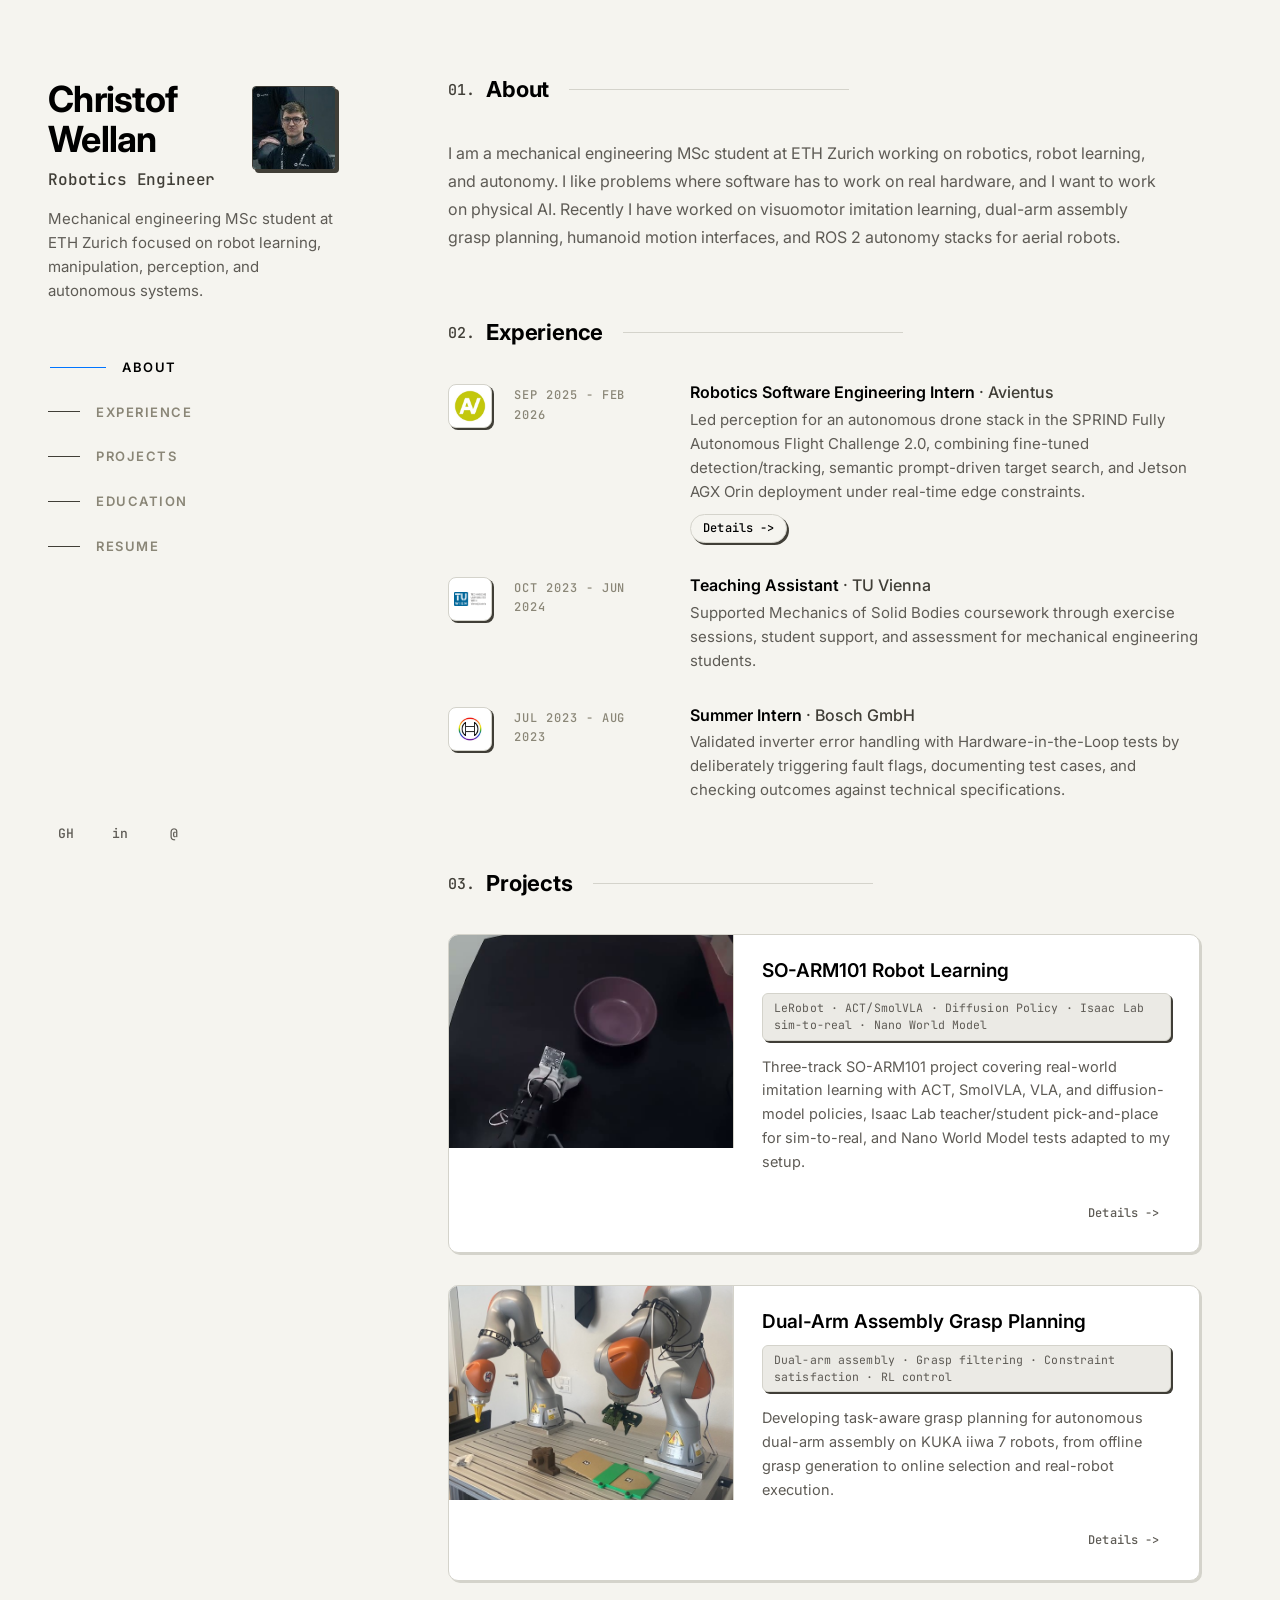
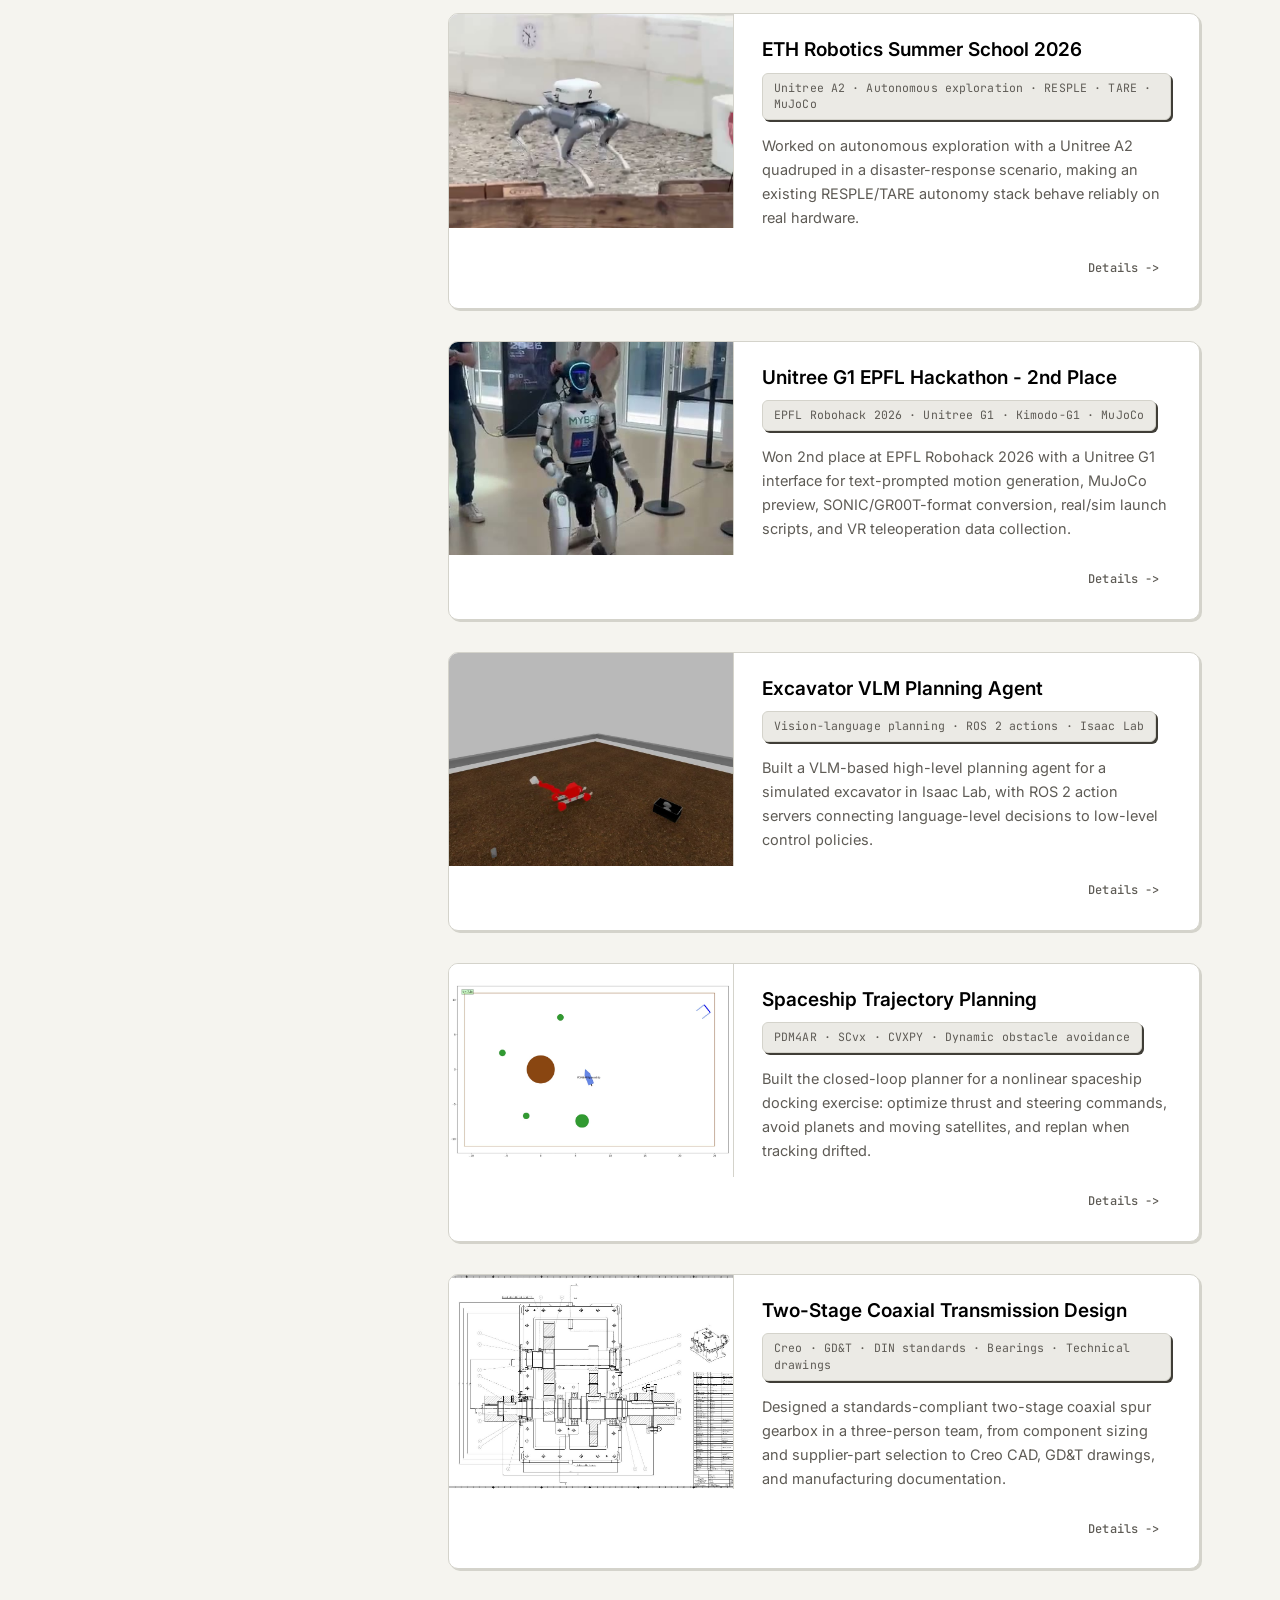
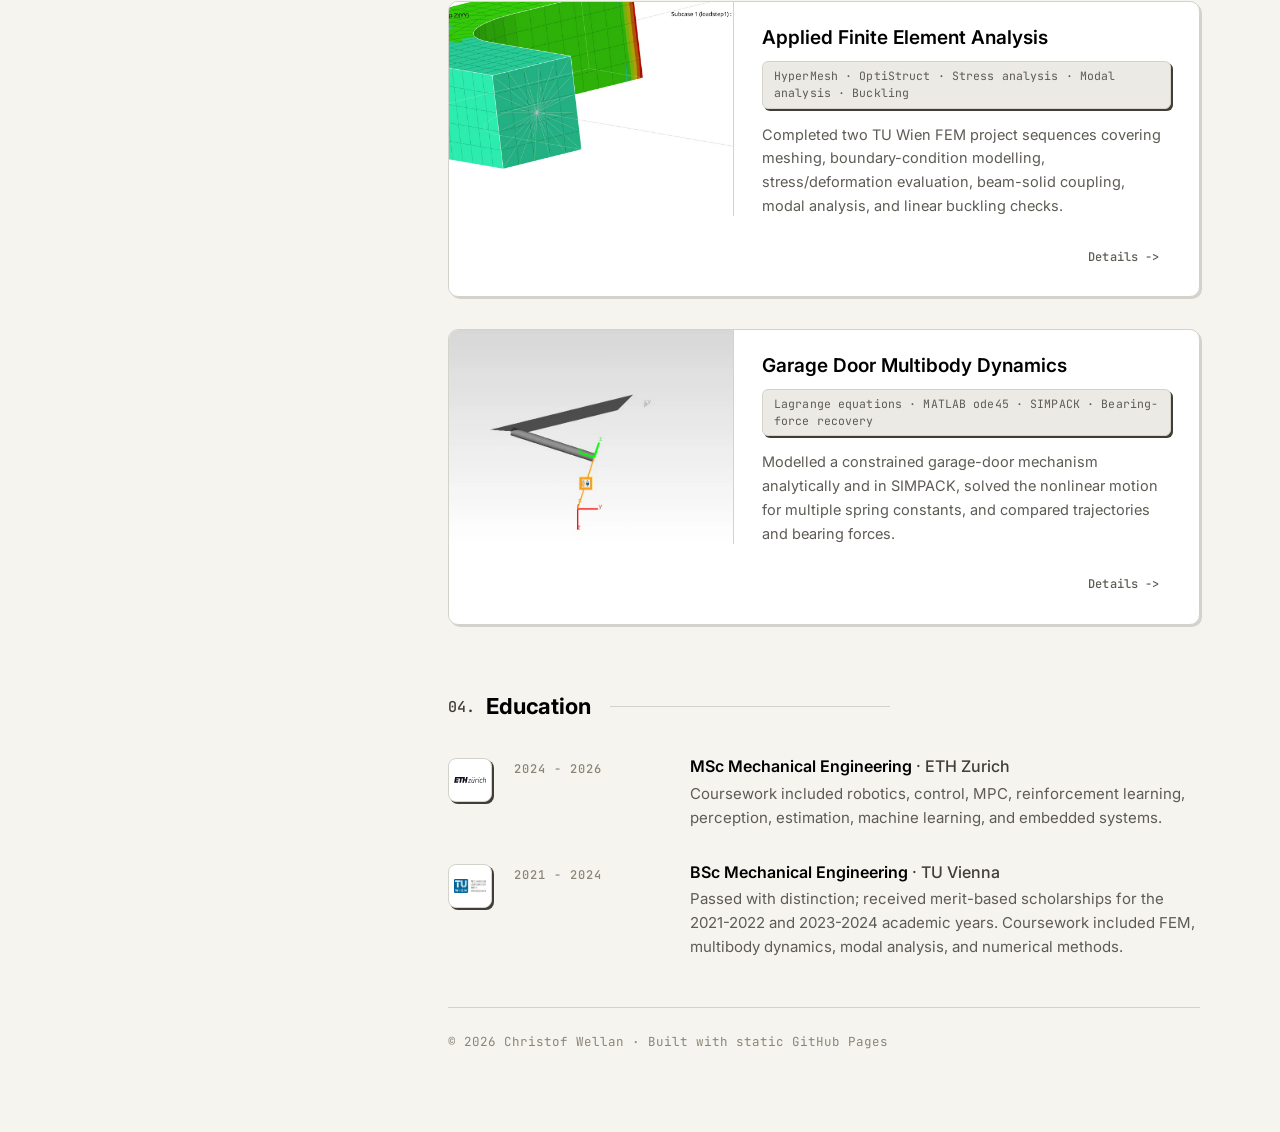
<file: index.html>
<!doctype html>
<html lang="en">
  <head>
    <meta charset="utf-8">
    <meta name="viewport" content="width=device-width, initial-scale=1">
    <meta name="description" content="Christof Wellan - robotics software engineering, robot learning, and autonomous systems projects.">
    <meta name="theme-color" content="#F5F4EF">
    <title>Christof Wellan - Robotics Engineer</title>
    <link rel="icon" href="assets/favicon.svg" type="image/svg+xml">
    <link rel="preconnect" href="https://fonts.googleapis.com">
    <link rel="preconnect" href="https://fonts.gstatic.com" crossorigin>
    <link href="https://fonts.googleapis.com/css2?family=Inter:wght@400;500;600;700&family=JetBrains+Mono:wght@400;500&display=swap" rel="stylesheet">
    <link rel="stylesheet" href="styles.css?v=20260706-3">
    <script src="script.js?v=20260707-1" defer></script>
  </head>
  <body id="top">
    <a class="skip" href="#about">Skip to content</a>

    <div class="layout">
      <aside class="side" id="side">
        <div class="side-inner">
          <header class="side-hero">
            <div class="side-hero-top">
              <div class="side-hero-titles">
                <a href="#top" class="side-name-link" aria-label="Back to top">
                  <h1 class="side-name">Christof Wellan</h1>
                </a>
                <p class="side-role">Robotics Engineer</p>
              </div>

              <a href="#top" class="side-avatar-link" aria-label="Back to top" tabindex="-1">
                <img src="assets/profile.jpg" alt="Christof Wellan" class="side-avatar">
              </a>
            </div>
            <p class="side-blurb">
              Mechanical engineering MSc student at ETH Zurich focused on robot learning, manipulation, perception, and autonomous systems.
            </p>
          </header>

          <nav class="side-nav" aria-label="In-page navigation">
            <ul>
              <li><a href="#about" class="nav-link" data-target="about"><span class="nav-marker"></span>About</a></li>
              <li><a href="#experience" class="nav-link" data-target="experience"><span class="nav-marker"></span>Experience</a></li>
              <li><a href="#projects" class="nav-link" data-target="projects"><span class="nav-marker"></span>Projects</a></li>
              <li><a href="#education" class="nav-link" data-target="education"><span class="nav-marker"></span>Education</a></li>
              <li><a href="assets/main.pdf" class="nav-link" target="_blank" rel="noreferrer"><span class="nav-marker"></span>Resume</a></li>
            </ul>
          </nav>

          <ul class="side-social" aria-label="Social links">
            <li><a href="https://github.com/chriswe12" target="_blank" rel="noreferrer" aria-label="GitHub">GH</a></li>
            <li><a href="https://www.linkedin.com/in/christof-wellan-17ab0321b/" target="_blank" rel="noreferrer" aria-label="LinkedIn">in</a></li>
            <li><a href="mailto:wellan.chris@gmail.com" aria-label="Email">@</a></li>
          </ul>
        </div>
      </aside>

      <main class="main" id="main">
        <section id="about" class="section">
          <h2 class="section-title"><span class="num">01.</span> About</h2>
          <div class="about-body">
            <p>
              I am a mechanical engineering MSc student at ETH Zurich working on robotics, robot learning, and autonomy. I like problems where software has to work on real hardware, and I want to work on physical AI. Recently I have worked on visuomotor imitation learning, dual-arm assembly grasp planning, humanoid motion interfaces, and ROS 2 autonomy stacks for aerial robots.
            </p>
          </div>
        </section>

        <section id="experience" class="section">
          <h2 class="section-title"><span class="num">02.</span> Experience</h2>
          <ol class="timeline">
            <li class="timeline-item">
              <div class="timeline-logo-cell"><img class="timeline-logo" src="assets/avientus-logo.jpg" alt="Avientus" loading="lazy"></div>
              <div class="timeline-main">
                <div class="timeline-period">Sep 2025 - Feb 2026</div>
                <div class="timeline-body">
                  <h3 class="timeline-role">Robotics Software Engineering Intern <span class="timeline-org">· Avientus</span></h3>
                  <p class="timeline-detail">Led perception for an autonomous drone stack in the SPRIND Fully Autonomous Flight Challenge 2.0, combining fine-tuned detection/tracking, semantic prompt-driven target search, and Jetson AGX Orin deployment under real-time edge constraints.</p>
                  <a href="linked_posts/avientus.html" class="timeline-details-link">Details <span aria-hidden="true">-&gt;</span></a>
                </div>
              </div>
            </li>
            <li class="timeline-item">
              <div class="timeline-logo-cell"><img class="timeline-logo" src="assets/tu-wien-logo.png" alt="TU Vienna" loading="lazy"></div>
              <div class="timeline-main">
                <div class="timeline-period">Oct 2023 - Jun 2024</div>
                <div class="timeline-body">
                  <h3 class="timeline-role">Teaching Assistant <span class="timeline-org">· TU Vienna</span></h3>
                  <p class="timeline-detail">Supported Mechanics of Solid Bodies coursework through exercise sessions, student support, and assessment for mechanical engineering students.</p>
                </div>
              </div>
            </li>
            <li class="timeline-item">
              <div class="timeline-logo-cell"><img class="timeline-logo" src="assets/bosch-logo.jpg" alt="Bosch" loading="lazy"></div>
              <div class="timeline-main">
                <div class="timeline-period">Jul 2023 - Aug 2023</div>
                <div class="timeline-body">
                  <h3 class="timeline-role">Summer Intern <span class="timeline-org">· Bosch GmbH</span></h3>
                  <p class="timeline-detail">Validated inverter error handling with Hardware-in-the-Loop tests by deliberately triggering fault flags, documenting test cases, and checking outcomes against technical specifications.</p>
                </div>
              </div>
            </li>
          </ol>
        </section>

        <section id="projects" class="section">
          <h2 class="section-title"><span class="num">03.</span> Projects</h2>
          <div class="project-grid">
            <article class="project-card">
              <div class="project-thumb"><video autoplay muted loop playsinline preload="metadata" poster="assets/so-arm101/deploy-cover.jpg" aria-label="SO-ARM101 LeRobot deployment camera view"><source src="assets/so-arm101/deploy-preview.mp4" type="video/mp4"></video></div>
              <div class="project-body">
                <h3 class="project-title">SO-ARM101 Robot Learning</h3>
                <p class="project-category">LeRobot · ACT/SmolVLA · Diffusion Policy · Isaac Lab sim-to-real · Nano World Model</p>
                <p class="project-summary">Three-track SO-ARM101 project covering real-world imitation learning with ACT, SmolVLA, VLA, and diffusion-model policies, Isaac Lab teacher/student pick-and-place for sim-to-real, and Nano World Model tests adapted to my setup.</p>
                <div class="project-links"><a class="project-more" href="linked_posts/so-arm101.html">Details <span aria-hidden="true">-&gt;</span></a></div>
              </div>
            </article>

            <article class="project-card">
              <div class="project-thumb"><img src="assets/dual-arm-assembly/cover.jpg" alt="Dual-Arm Assembly Grasp Planning" loading="lazy"></div>
              <div class="project-body">
                <h3 class="project-title">Dual-Arm Assembly Grasp Planning</h3>
                <p class="project-category">Dual-arm assembly · Grasp filtering · Constraint satisfaction · RL control</p>
                <p class="project-summary">Developing task-aware grasp planning for autonomous dual-arm assembly on KUKA iiwa 7 robots, from offline grasp generation to online selection and real-robot execution.</p>
                <div class="project-links"><a class="project-more" href="linked_posts/dual-arm-assembly.html">Details <span aria-hidden="true">-&gt;</span></a></div>
              </div>
            </article>

            <article class="project-card">
              <div class="project-thumb"><video autoplay muted loop playsinline preload="metadata" poster="assets/rss/top-preview-cover.jpg" aria-label="Unitree A2 quadruped during autonomous exploration testing"><source src="assets/rss/top-preview.mp4" type="video/mp4"></video></div>
              <div class="project-body">
                <h3 class="project-title">ETH Robotics Summer School 2026</h3>
                <p class="project-category">Unitree A2 · Autonomous exploration · RESPLE · TARE · MuJoCo</p>
                <p class="project-summary">Worked on autonomous exploration with a Unitree A2 quadruped in a disaster-response scenario, making an existing RESPLE/TARE autonomy stack behave reliably on real hardware.</p>
                <div class="project-links"><a class="project-more" href="linked_posts/eth-robotics-summer-school-2026.html">Details <span aria-hidden="true">-&gt;</span></a></div>
              </div>
            </article>

            <article class="project-card">
              <div class="project-thumb"><video autoplay muted loop playsinline preload="metadata" poster="assets/epfl-hack/g1-preview-cover.jpg" aria-label="Unitree G1 control interface demo"><source src="assets/epfl-hack/g1-preview.mp4" type="video/mp4"></video></div>
              <div class="project-body">
                <h3 class="project-title">Unitree G1 EPFL Hackathon - 2nd Place</h3>
                <p class="project-category">EPFL Robohack 2026 · Unitree G1 · Kimodo-G1 · MuJoCo</p>
                <p class="project-summary">Won 2nd place at EPFL Robohack 2026 with a Unitree G1 interface for text-prompted motion generation, MuJoCo preview, SONIC/GR00T-format conversion, real/sim launch scripts, and VR teleoperation data collection.</p>
                <div class="project-links"><a class="project-more" href="linked_posts/unitree-g1.html">Details <span aria-hidden="true">-&gt;</span></a></div>
              </div>
            </article>

            <article class="project-card">
              <div class="project-thumb"><video autoplay muted loop playsinline preload="metadata" poster="assets/excavator/excavator-cover.jpg" aria-label="Excavator planning agent simulation"><source src="assets/excavator/excavator-demo.mp4" type="video/mp4"></video></div>
              <div class="project-body">
                <h3 class="project-title">Excavator VLM Planning Agent</h3>
                <p class="project-category">Vision-language planning · ROS 2 actions · Isaac Lab</p>
                <p class="project-summary">Built a VLM-based high-level planning agent for a simulated excavator in Isaac Lab, with ROS 2 action servers connecting language-level decisions to low-level control policies.</p>
                <div class="project-links"><a class="project-more" href="linked_posts/excavator-planning.html">Details <span aria-hidden="true">-&gt;</span></a></div>
              </div>
            </article>

            <article class="project-card">
              <div class="project-thumb"><video autoplay muted loop playsinline preload="metadata" poster="assets/spaceship/spaceship-satellites-diff-cover.jpg" aria-label="Spaceship trajectory around planets and satellites"><source src="assets/spaceship/spaceship-satellites-diff.mp4" type="video/mp4"></video></div>
              <div class="project-body">
                <h3 class="project-title">Spaceship Trajectory Planning</h3>
                <p class="project-category">PDM4AR · SCvx · CVXPY · Dynamic obstacle avoidance</p>
                <p class="project-summary">Built the closed-loop planner for a nonlinear spaceship docking exercise: optimize thrust and steering commands, avoid planets and moving satellites, and replan when tracking drifted.</p>
                <div class="project-links"><a class="project-more" href="linked_posts/spaceship-trajectory-planning.html">Details <span aria-hidden="true">-&gt;</span></a></div>
              </div>
            </article>

            <article class="project-card">
              <div class="project-thumb"><img src="assets/linkedin-media/transmission-design-cover.jpg" alt="Two-stage coaxial transmission technical drawing" loading="lazy"></div>
              <div class="project-body">
                <h3 class="project-title">Two-Stage Coaxial Transmission Design</h3>
                <p class="project-category">Creo · GD&amp;T · DIN standards · Bearings · Technical drawings</p>
                <p class="project-summary">Designed a standards-compliant two-stage coaxial spur gearbox in a three-person team, from component sizing and supplier-part selection to Creo CAD, GD&amp;T drawings, and manufacturing documentation.</p>
                <div class="project-links"><a class="project-more" href="linked_posts/transmission-design.html">Details <span aria-hidden="true">-&gt;</span></a></div>
              </div>
            </article>
            <article class="project-card">
              <div class="project-thumb"><video autoplay muted loop playsinline preload="metadata" poster="assets/fem/fem-cover.jpg" aria-label="Finite element analysis result slideshow"><source src="assets/fem/fem-preview.mp4" type="video/mp4"></video></div>
              <div class="project-body">
                <h3 class="project-title">Applied Finite Element Analysis</h3>
                <p class="project-category">HyperMesh · OptiStruct · Stress analysis · Modal analysis · Buckling</p>
                <p class="project-summary">Completed two TU Wien FEM project sequences covering meshing, boundary-condition modelling, stress/deformation evaluation, beam-solid coupling, modal analysis, and linear buckling checks.</p>
                <div class="project-links"><a class="project-more" href="linked_posts/applied-fem.html">Details <span aria-hidden="true">-&gt;</span></a></div>
              </div>
            </article>
            <article class="project-card">
              <div class="project-thumb"><video autoplay muted loop playsinline preload="metadata" poster="assets/mbd/mbd-cover.jpg" aria-label="SIMPACK garage door multibody animation"><source src="assets/mbd/garage-door-simpack.mp4" type="video/mp4"></video></div>
              <div class="project-body">
                <h3 class="project-title">Garage Door Multibody Dynamics</h3>
                <p class="project-category">Lagrange equations · MATLAB ode45 · SIMPACK · Bearing-force recovery</p>
                <p class="project-summary">Modelled a constrained garage-door mechanism analytically and in SIMPACK, solved the nonlinear motion for multiple spring constants, and compared trajectories and bearing forces.</p>
                <div class="project-links"><a class="project-more" href="linked_posts/garage-door-multibody-dynamics.html">Details <span aria-hidden="true">-&gt;</span></a></div>
              </div>
            </article>
          </div>
        </section>

        <section id="education" class="section">
          <h2 class="section-title"><span class="num">04.</span> Education</h2>
          <ol class="timeline">
            <li class="timeline-item">
              <div class="timeline-logo-cell"><img class="timeline-logo" src="assets/eth-logo.svg" alt="ETH Zurich" loading="lazy"></div>
              <div class="timeline-main">
                <div class="timeline-period">2024 - 2026</div>
                <div class="timeline-body">
                  <h3 class="timeline-role">MSc Mechanical Engineering <span class="timeline-org">· ETH Zurich</span></h3>
                  <p class="timeline-detail">Coursework included robotics, control, MPC, reinforcement learning, perception, estimation, machine learning, and embedded systems.</p>
                </div>
              </div>
            </li>
            <li class="timeline-item">
              <div class="timeline-logo-cell"><img class="timeline-logo" src="assets/tu-wien-logo.png" alt="TU Vienna" loading="lazy"></div>
              <div class="timeline-main">
                <div class="timeline-period">2021 - 2024</div>
                <div class="timeline-body">
                  <h3 class="timeline-role">BSc Mechanical Engineering <span class="timeline-org">· TU Vienna</span></h3>
                  <p class="timeline-detail">Passed with distinction; received merit-based scholarships for the 2021-2022 and 2023-2024 academic years. Coursework included FEM, multibody dynamics, modal analysis, and numerical methods.</p>
                </div>
              </div>
            </li>
          </ol>
        </section>

        <footer class="footer">
          <p>&copy; <span data-year>2026</span> Christof Wellan · Built with static GitHub Pages</p>
        </footer>
      </main>
    </div>
  </body>
</html>
</file>
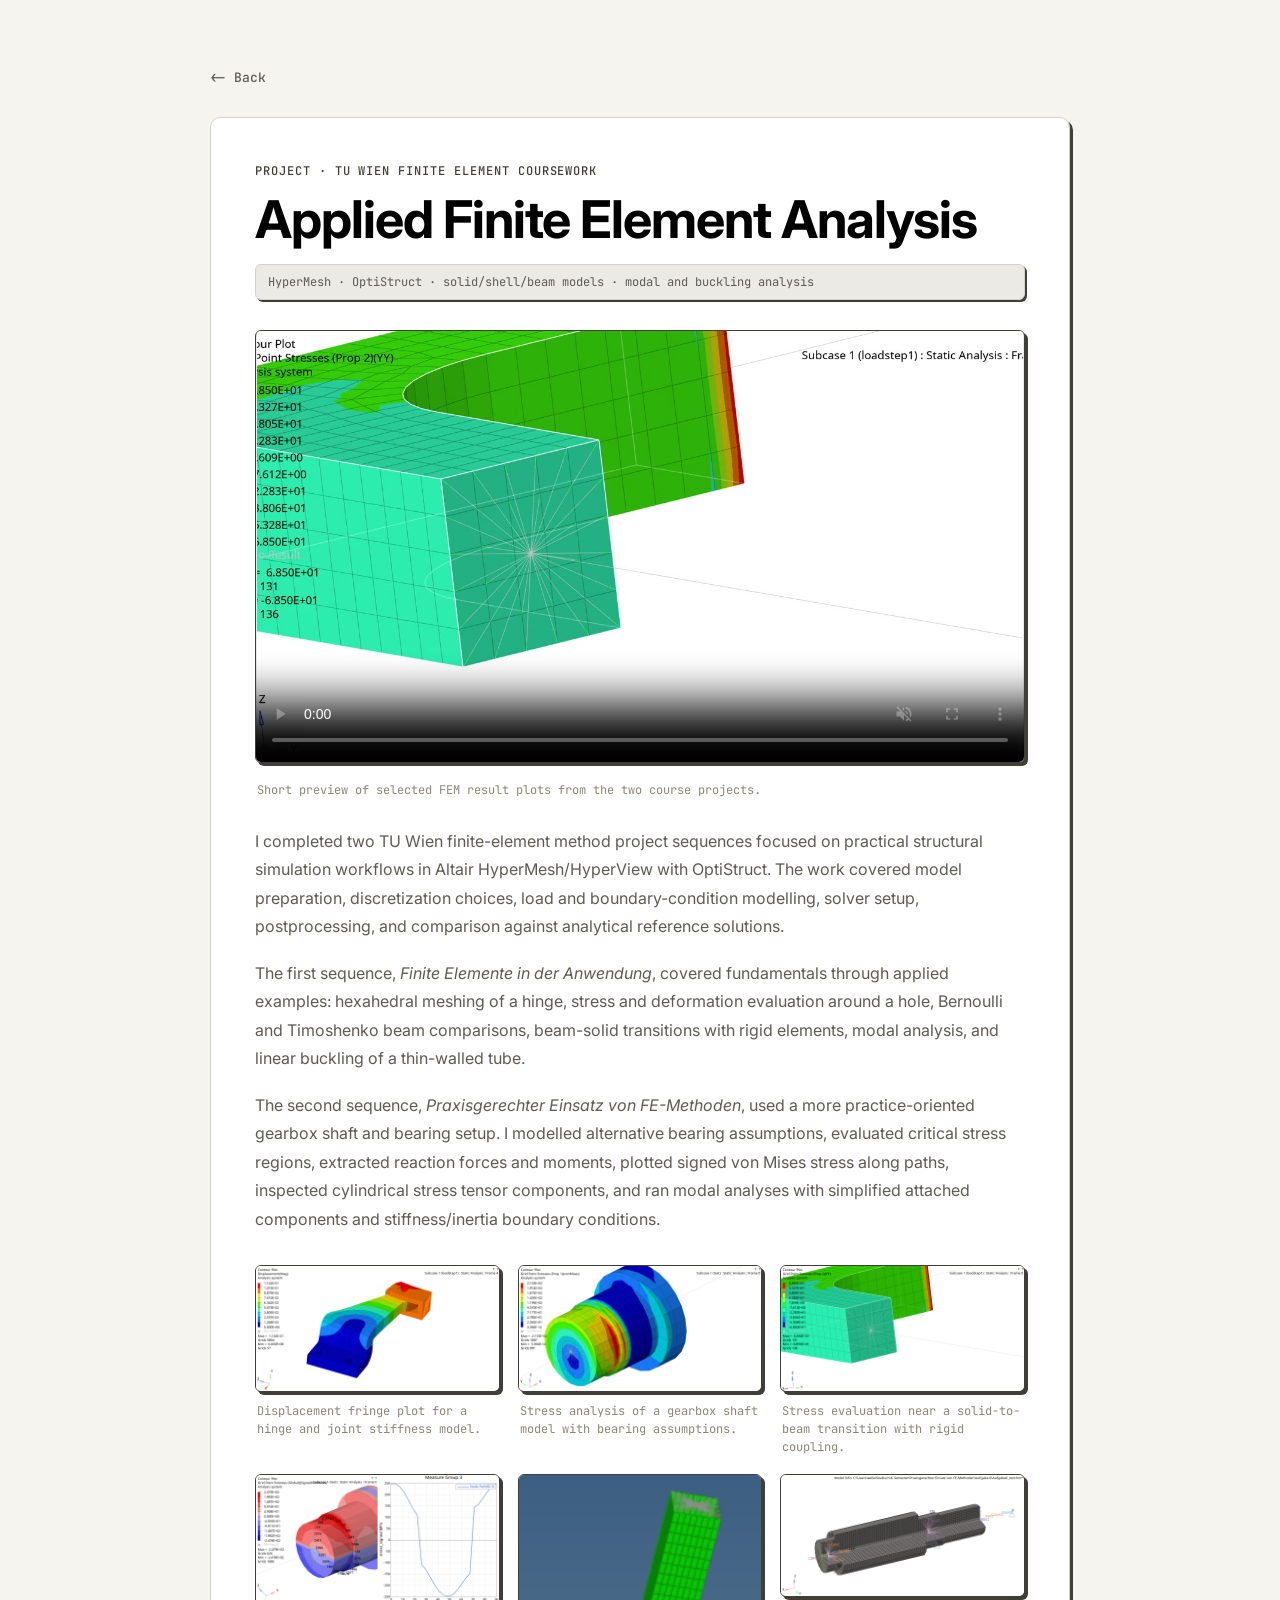
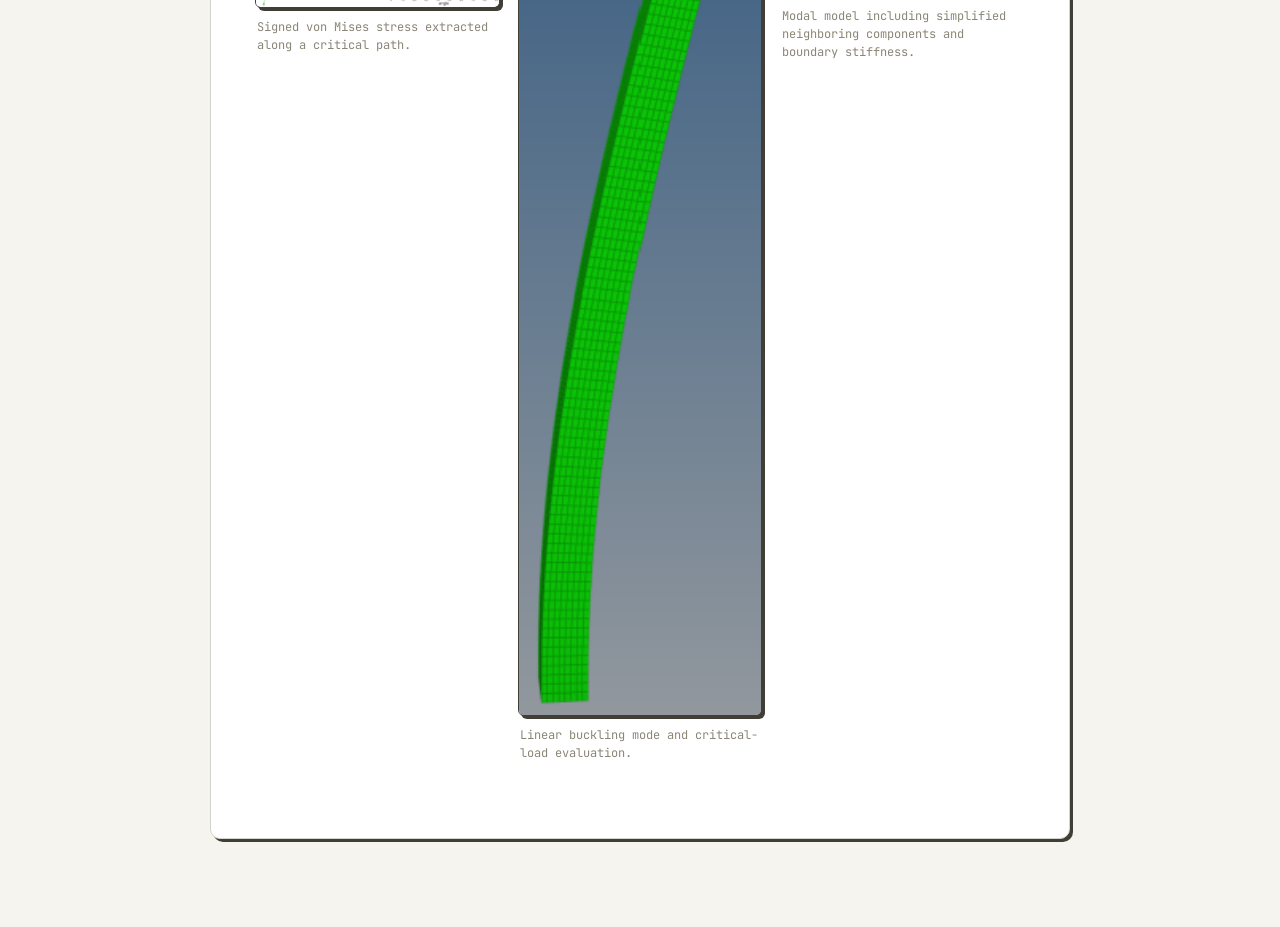
<file: linked_posts/applied-fem.html>
<!doctype html>
<html lang="en">
  <head>
    <meta charset="utf-8">
    <meta name="viewport" content="width=device-width, initial-scale=1">
    <meta name="theme-color" content="#F5F4EF">
    <title>Applied Finite Element Analysis | Christof Wellan</title>
    <link rel="icon" href="../assets/favicon.svg" type="image/svg+xml">
    <link rel="preconnect" href="https://fonts.googleapis.com">
    <link rel="preconnect" href="https://fonts.gstatic.com" crossorigin>
    <link href="https://fonts.googleapis.com/css2?family=Inter:wght@400;500;600;700&family=JetBrains+Mono:wght@400;500&display=swap" rel="stylesheet">
    <link rel="stylesheet" href="../styles.css?v=20260706-3">
    <script src="../script.js?v=20260707-1" defer></script>
  </head>
  <body>
    <main class="detail-page">
      <a class="detail-back" href="../index.html#projects"><span aria-hidden="true">&lt;-</span> Back</a>
      <article class="detail-article">
        <p class="detail-kicker">Project · TU Wien finite element coursework</p>
        <h1>Applied Finite Element Analysis</h1>
        <p class="detail-subtitle">HyperMesh · OptiStruct · solid/shell/beam models · modal and buckling analysis</p>

        <figure class="detail-media detail-media--wide">
          <video controls autoplay muted loop playsinline preload="metadata" poster="../assets/fem/fem-cover.jpg">
            <source src="../assets/fem/fem-preview.mp4" type="video/mp4">
          </video>
          <figcaption>Short preview of selected FEM result plots from the two course projects.</figcaption>
        </figure>

        <p>I completed two TU Wien finite-element method project sequences focused on practical structural simulation workflows in Altair HyperMesh/HyperView with OptiStruct. The work covered model preparation, discretization choices, load and boundary-condition modelling, solver setup, postprocessing, and comparison against analytical reference solutions.</p>
        <p>The first sequence, <em>Finite Elemente in der Anwendung</em>, covered fundamentals through applied examples: hexahedral meshing of a hinge, stress and deformation evaluation around a hole, Bernoulli and Timoshenko beam comparisons, beam-solid transitions with rigid elements, modal analysis, and linear buckling of a thin-walled tube.</p>
        <p>The second sequence, <em>Praxisgerechter Einsatz von FE-Methoden</em>, used a more practice-oriented gearbox shaft and bearing setup. I modelled alternative bearing assumptions, evaluated critical stress regions, extracted reaction forces and moments, plotted signed von Mises stress along paths, inspected cylindrical stress tensor components, and ran modal analyses with simplified attached components and stiffness/inertia boundary conditions.</p>

        <div class="detail-video-grid" aria-label="Finite element analysis result images">
          <figure class="detail-media">
            <img src="../assets/fem/hinge-joint-fringe.png" alt="Hinge and joint displacement fringe plot" loading="lazy">
            <figcaption>Displacement fringe plot for a hinge and joint stiffness model.</figcaption>
          </figure>
          <figure class="detail-media">
            <img src="../assets/fem/gear-shaft-stress.png" alt="Gear shaft stress fringe plot" loading="lazy">
            <figcaption>Stress analysis of a gearbox shaft model with bearing assumptions.</figcaption>
          </figure>
          <figure class="detail-media">
            <img src="../assets/fem/solid-beam-transition.png" alt="Stress field around solid-to-beam transition" loading="lazy">
            <figcaption>Stress evaluation near a solid-to-beam transition with rigid coupling.</figcaption>
          </figure>
          <figure class="detail-media">
            <img src="../assets/fem/signed-von-mises-path.png" alt="Signed von Mises stress along a critical path" loading="lazy">
            <figcaption>Signed von Mises stress extracted along a critical path.</figcaption>
          </figure>
          <figure class="detail-media">
            <img src="../assets/fem/buckling-mode.png" alt="Linear buckling mode result" loading="lazy">
            <figcaption>Linear buckling mode and critical-load evaluation.</figcaption>
          </figure>
          <figure class="detail-media">
            <img src="../assets/fem/modal-model-view.png" alt="Modal analysis model view" loading="lazy">
            <figcaption>Modal model including simplified neighboring components and boundary stiffness.</figcaption>
          </figure>
        </div>
      </article>
    </main>
  </body>
</html>
</file>
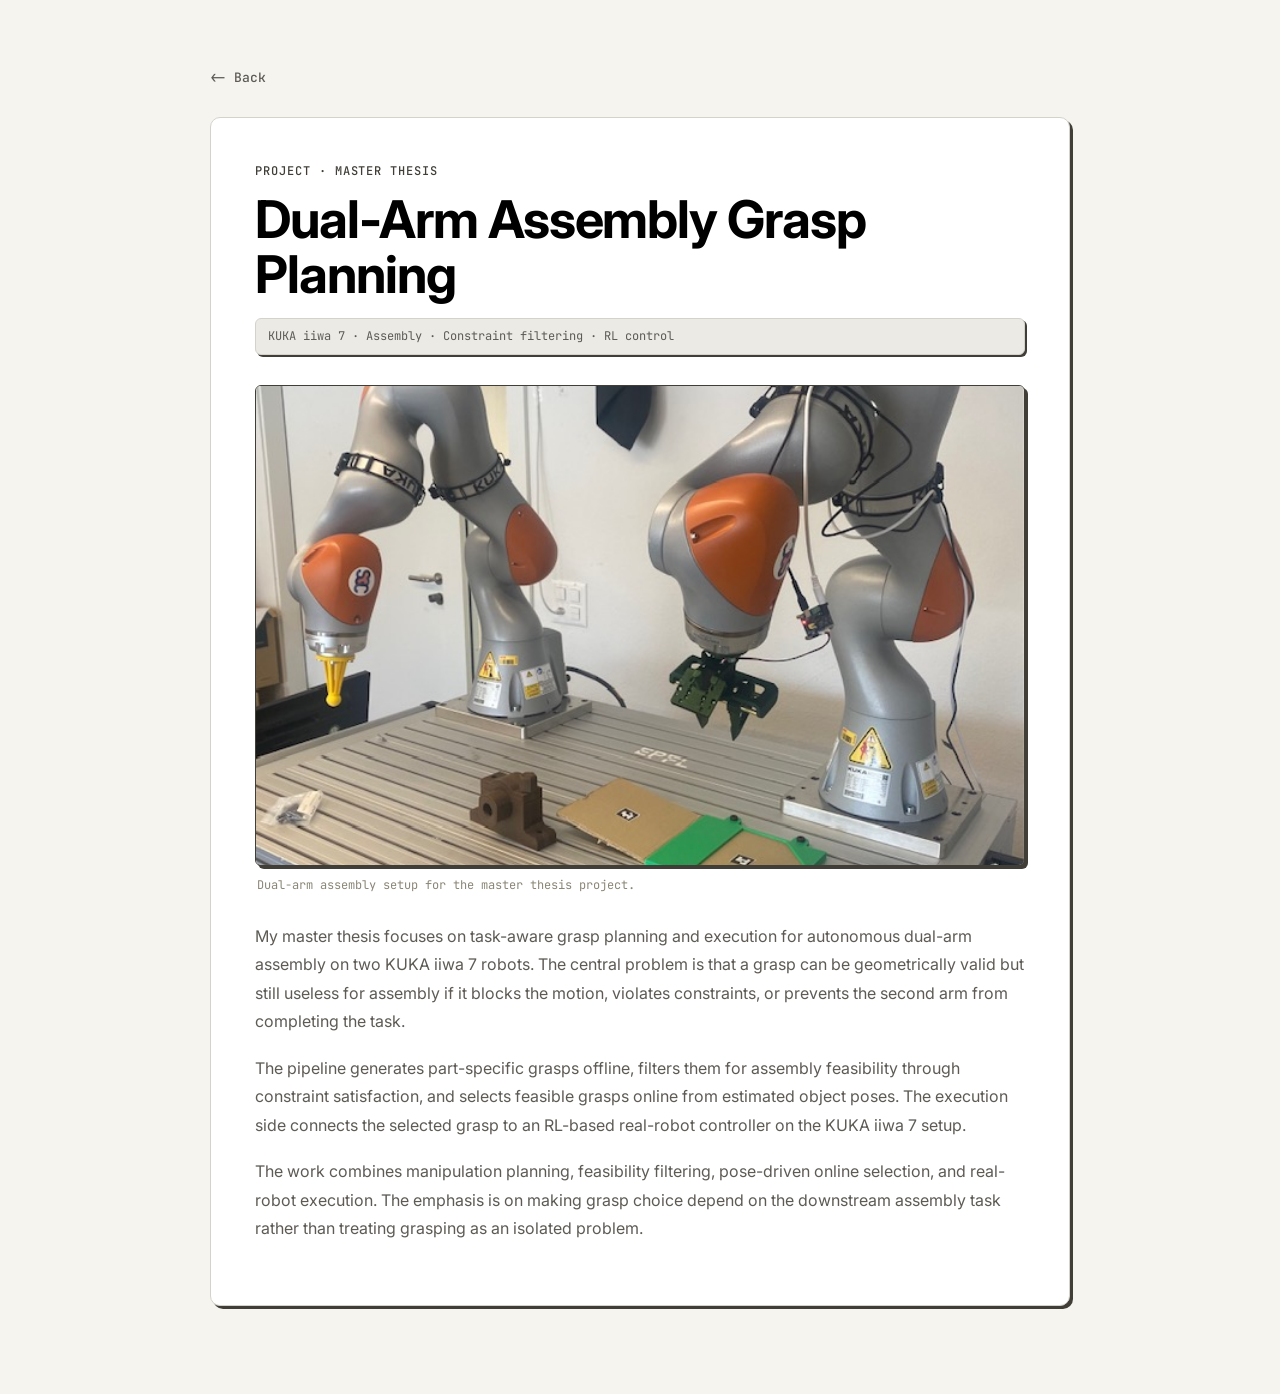
<file: linked_posts/dual-arm-assembly.html>
<!doctype html>
<html lang="en">
  <head>
    <meta charset="utf-8">
    <meta name="viewport" content="width=device-width, initial-scale=1">
    <meta name="theme-color" content="#F5F4EF">
    <title>Dual-Arm Assembly Grasp Planning | Christof Wellan</title>
    <link rel="icon" href="../assets/favicon.svg" type="image/svg+xml">
    <link rel="preconnect" href="https://fonts.googleapis.com">
    <link rel="preconnect" href="https://fonts.gstatic.com" crossorigin>
    <link href="https://fonts.googleapis.com/css2?family=Inter:wght@400;500;600;700&family=JetBrains+Mono:wght@400;500&display=swap" rel="stylesheet">
    <link rel="stylesheet" href="../styles.css?v=20260706-3">
    <script src="../script.js?v=20260707-1" defer></script>
  </head>
  <body>
    <main class="detail-page">
      <a class="detail-back" href="../index.html#projects"><span aria-hidden="true">&lt;-</span> Back</a>
      <article class="detail-article">
        <p class="detail-kicker">Project · Master Thesis</p>
        <h1>Dual-Arm Assembly Grasp Planning</h1>
        <p class="detail-subtitle">KUKA iiwa 7 · Assembly · Constraint filtering · RL control</p>
        <figure class="detail-media detail-media--hero">
          <img src="../assets/dual-arm-assembly/cover.jpg" alt="Dual-arm assembly setup with KUKA iiwa robots" loading="eager">
          <figcaption>Dual-arm assembly setup for the master thesis project.</figcaption>
        </figure>
        <p>My master thesis focuses on task-aware grasp planning and execution for autonomous dual-arm assembly on two KUKA iiwa 7 robots. The central problem is that a grasp can be geometrically valid but still useless for assembly if it blocks the motion, violates constraints, or prevents the second arm from completing the task.</p>
        <p>The pipeline generates part-specific grasps offline, filters them for assembly feasibility through constraint satisfaction, and selects feasible grasps online from estimated object poses. The execution side connects the selected grasp to an RL-based real-robot controller on the KUKA iiwa 7 setup.</p>
        <p>The work combines manipulation planning, feasibility filtering, pose-driven online selection, and real-robot execution. The emphasis is on making grasp choice depend on the downstream assembly task rather than treating grasping as an isolated problem.</p>

      </article>
    </main>
  </body>
</html>
</file>
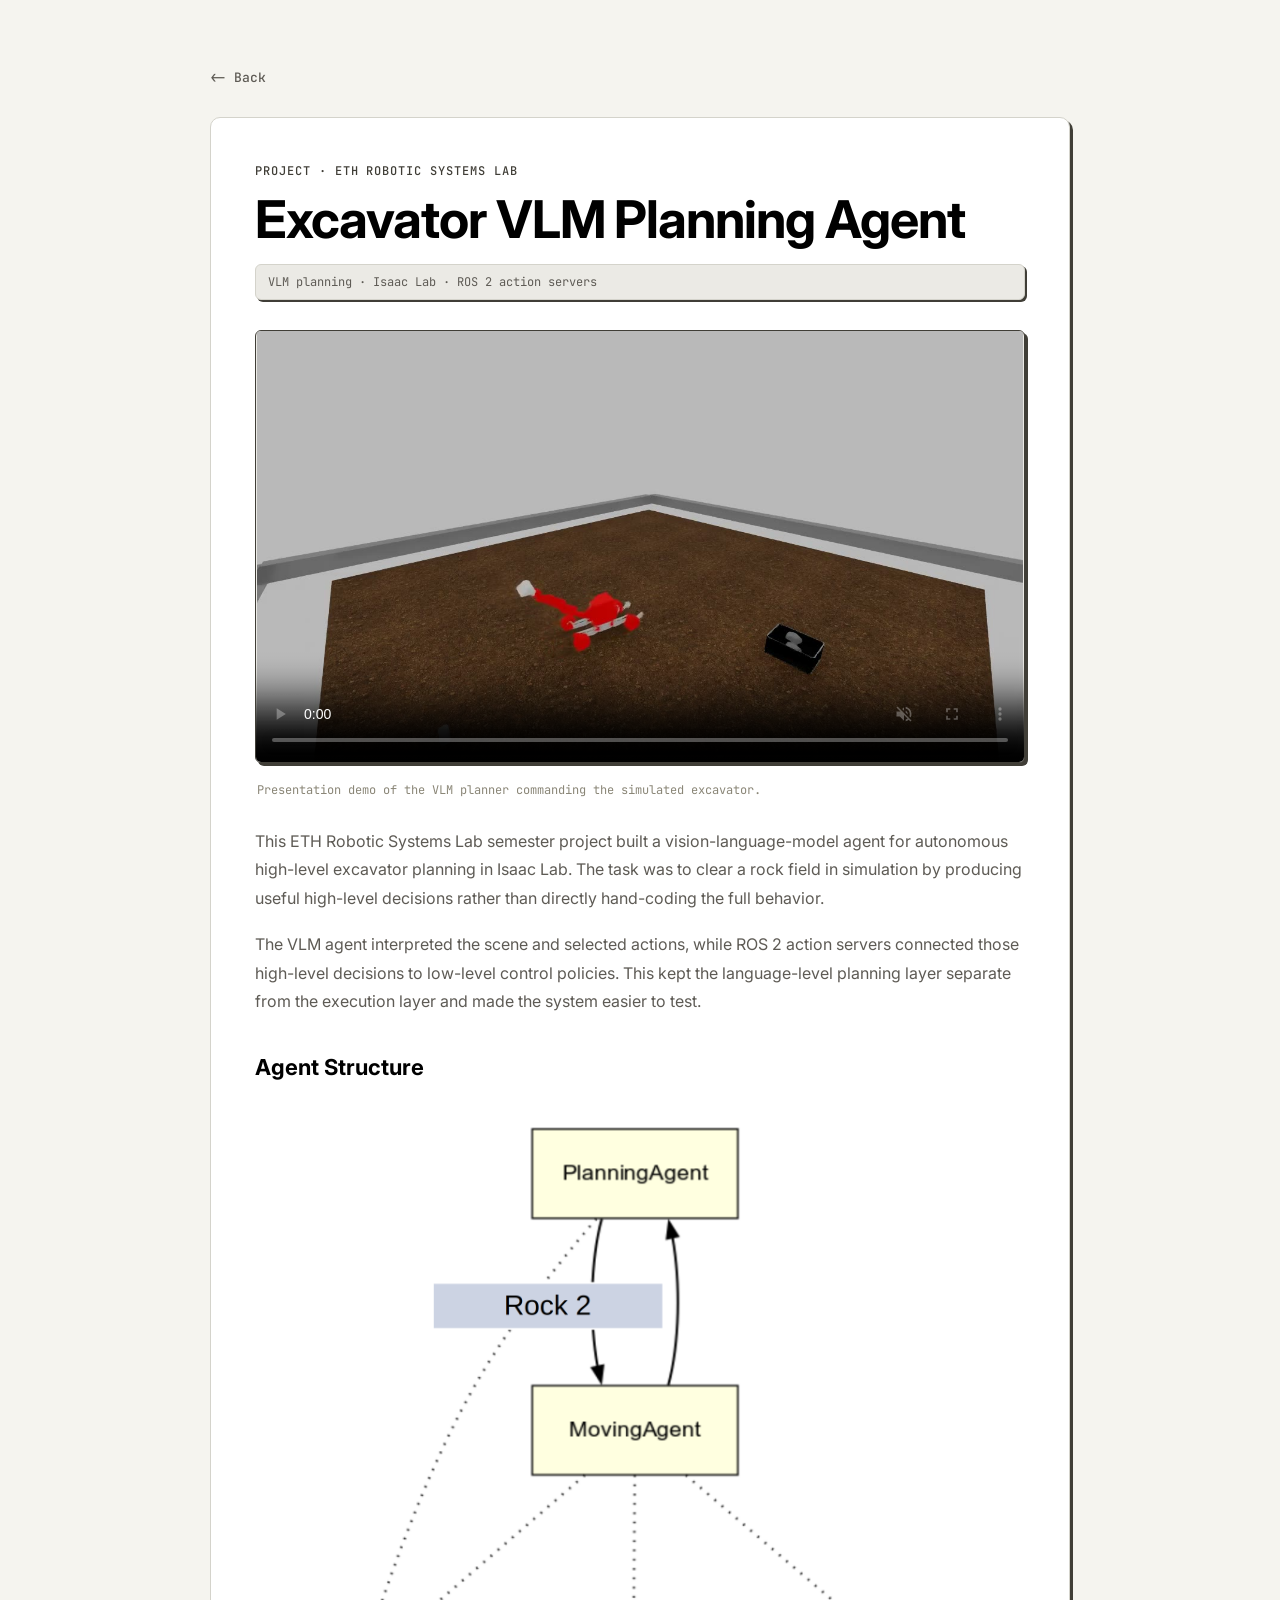
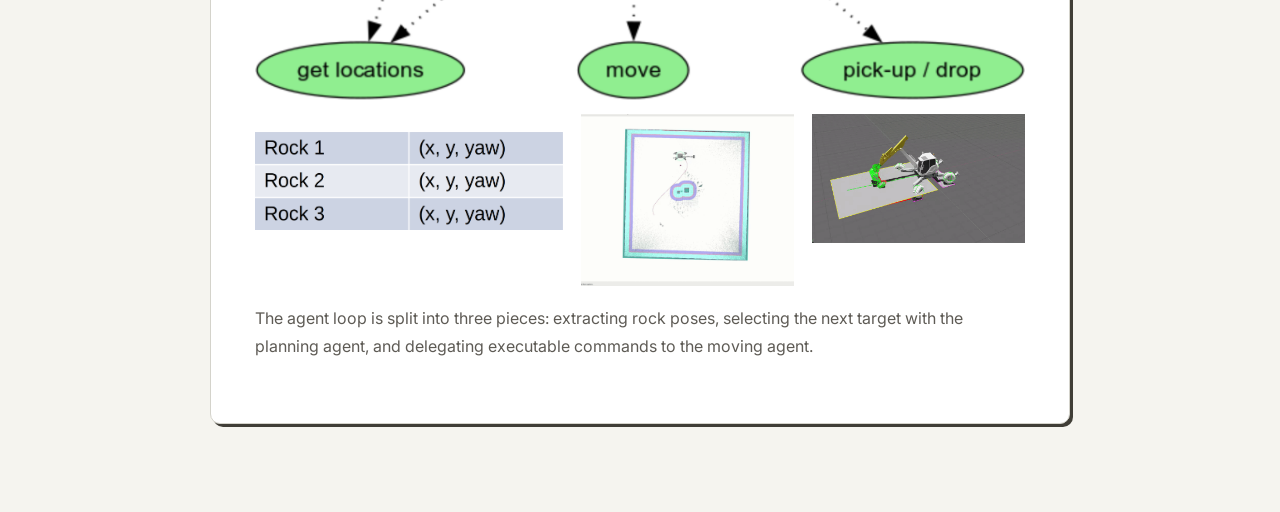
<file: linked_posts/excavator-planning.html>
<!doctype html>
<html lang="en">
  <head>
    <meta charset="utf-8">
    <meta name="viewport" content="width=device-width, initial-scale=1">
    <meta name="theme-color" content="#F5F4EF">
    <title>Excavator VLM Planning Agent | Christof Wellan</title>
    <link rel="icon" href="../assets/favicon.svg" type="image/svg+xml">
    <link rel="preconnect" href="https://fonts.googleapis.com">
    <link rel="preconnect" href="https://fonts.gstatic.com" crossorigin>
    <link href="https://fonts.googleapis.com/css2?family=Inter:wght@400;500;600;700&family=JetBrains+Mono:wght@400;500&display=swap" rel="stylesheet">
    <link rel="stylesheet" href="../styles.css?v=20260706-3">
    <script src="../script.js?v=20260707-1" defer></script>
  </head>
  <body>
    <main class="detail-page">
      <a class="detail-back" href="../index.html#projects"><span aria-hidden="true">&lt;-</span> Back</a>
      <article class="detail-article">
        <p class="detail-kicker">Project · ETH Robotic Systems Lab</p>
        <h1>Excavator VLM Planning Agent</h1>
        <p class="detail-subtitle">VLM planning · Isaac Lab · ROS 2 action servers</p>
        <figure class="detail-media detail-media--wide">
          <video controls autoplay muted loop playsinline preload="metadata" poster="../assets/excavator/excavator-cover.jpg">
            <source src="../assets/excavator/excavator-demo.mp4" type="video/mp4">
          </video>
          <figcaption>Presentation demo of the VLM planner commanding the simulated excavator.</figcaption>
        </figure>

        <p>This ETH Robotic Systems Lab semester project built a vision-language-model agent for autonomous high-level excavator planning in Isaac Lab. The task was to clear a rock field in simulation by producing useful high-level decisions rather than directly hand-coding the full behavior.</p>
        <p>The VLM agent interpreted the scene and selected actions, while ROS 2 action servers connected those high-level decisions to low-level control policies. This kept the language-level planning layer separate from the execution layer and made the system easier to test.</p>

        <section class="detail-section detail-section--agent-structure">
          <h2 class="detail-section-title">Agent Structure</h2>
          <div class="agent-structure-board">
            <figure class="detail-media detail-media--diagram agent-structure-diagram">
              <img src="../assets/excavator/agent-structure-final.png" alt="Agent structure diagram with PlanningAgent, MovingAgent, get locations, move, and pickup command flow" loading="lazy">
            </figure>
            <div class="agent-structure-support" aria-label="Agent structure outputs">
              <figure class="detail-media agent-structure-card agent-structure-card--locations">
                <img src="../assets/excavator/rock-state-list.png" alt="Rock-state list showing Rock 1, Rock 2, and Rock 3 pose entries with Rock 2 selected" loading="lazy">
              </figure>
              <figure class="detail-media agent-structure-card agent-structure-card--move">
                <img src="../assets/excavator/drive.gif" alt="Driving animation from the project demo" loading="lazy">
              </figure>
              <figure class="detail-media agent-structure-card agent-structure-card--pickup">
                <img src="../assets/excavator/pickup.gif" alt="Pickup animation from the project demo" loading="lazy">
              </figure>
            </div>
          </div>
          <p>The agent loop is split into three pieces: extracting rock poses, selecting the next target with the planning agent, and delegating executable commands to the moving agent.</p>
        </section>

      </article>
    </main>
  </body>
</html>
</file>
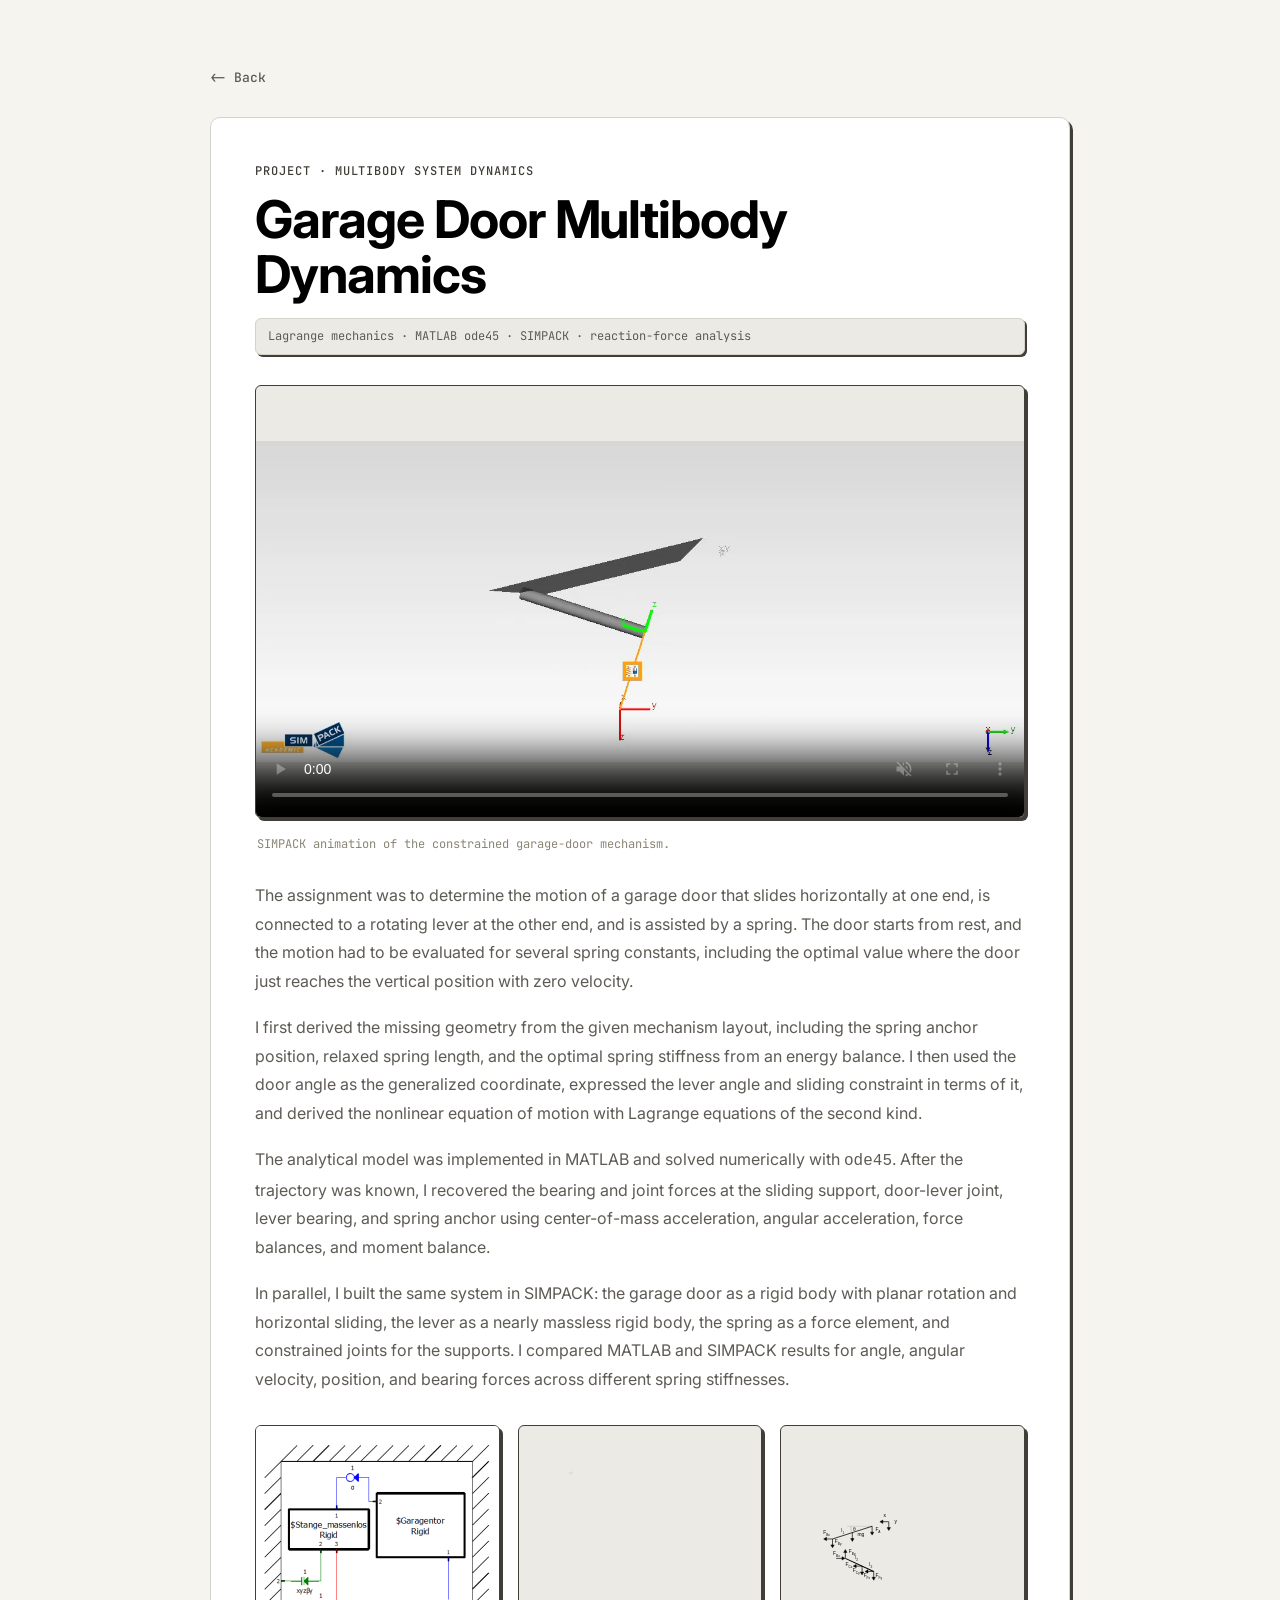
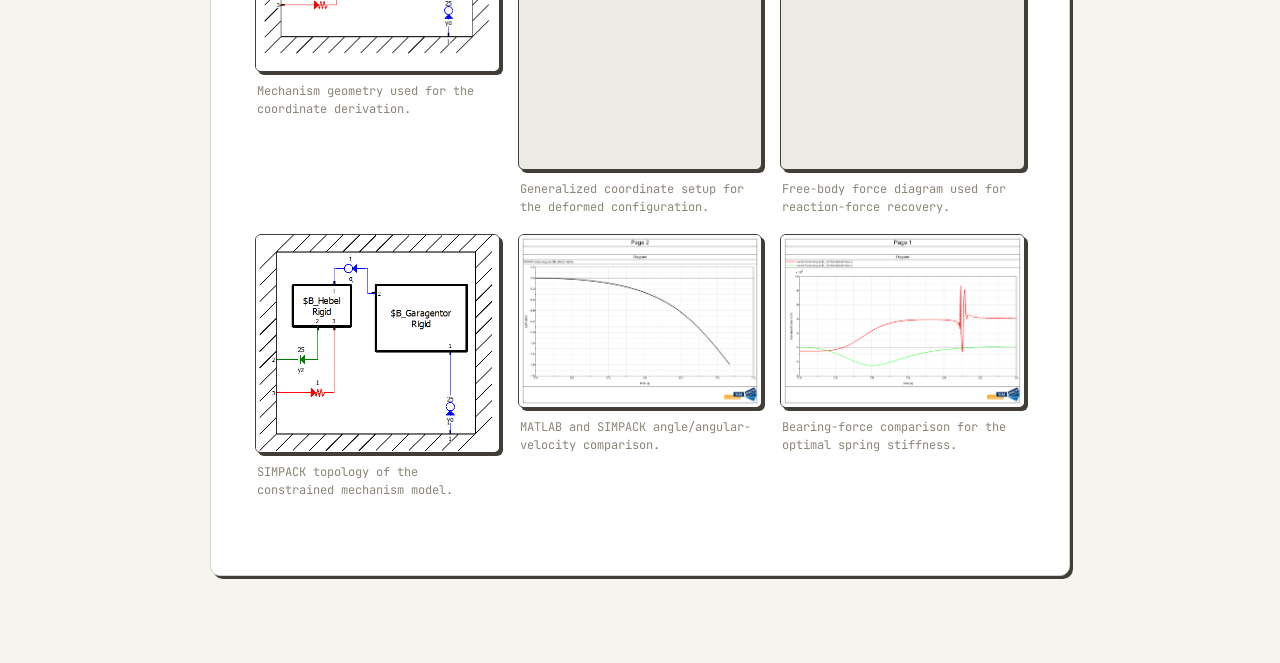
<file: linked_posts/garage-door-multibody-dynamics.html>
<!doctype html>
<html lang="en">
  <head>
    <meta charset="utf-8">
    <meta name="viewport" content="width=device-width, initial-scale=1">
    <meta name="theme-color" content="#F5F4EF">
    <title>Garage Door Multibody Dynamics | Christof Wellan</title>
    <link rel="icon" href="../assets/favicon.svg" type="image/svg+xml">
    <link rel="preconnect" href="https://fonts.googleapis.com">
    <link rel="preconnect" href="https://fonts.gstatic.com" crossorigin>
    <link href="https://fonts.googleapis.com/css2?family=Inter:wght@400;500;600;700&family=JetBrains+Mono:wght@400;500&display=swap" rel="stylesheet">
    <link rel="stylesheet" href="../styles.css?v=20260706-3">
    <script src="../script.js?v=20260707-1" defer></script>
  </head>
  <body>
    <main class="detail-page">
      <a class="detail-back" href="../index.html#projects"><span aria-hidden="true">&lt;-</span> Back</a>
      <article class="detail-article">
        <p class="detail-kicker">Project · Multibody System Dynamics</p>
        <h1>Garage Door Multibody Dynamics</h1>
        <p class="detail-subtitle">Lagrange mechanics · MATLAB ode45 · SIMPACK · reaction-force analysis</p>

        <figure class="detail-media detail-media--wide">
          <video controls autoplay muted loop playsinline preload="metadata" poster="../assets/mbd/mbd-cover.jpg">
            <source src="../assets/mbd/garage-door-simpack.mp4" type="video/mp4">
          </video>
          <figcaption>SIMPACK animation of the constrained garage-door mechanism.</figcaption>
        </figure>

        <p>The assignment was to determine the motion of a garage door that slides horizontally at one end, is connected to a rotating lever at the other end, and is assisted by a spring. The door starts from rest, and the motion had to be evaluated for several spring constants, including the optimal value where the door just reaches the vertical position with zero velocity.</p>
        <p>I first derived the missing geometry from the given mechanism layout, including the spring anchor position, relaxed spring length, and the optimal spring stiffness from an energy balance. I then used the door angle as the generalized coordinate, expressed the lever angle and sliding constraint in terms of it, and derived the nonlinear equation of motion with Lagrange equations of the second kind.</p>
        <p>The analytical model was implemented in MATLAB and solved numerically with <code>ode45</code>. After the trajectory was known, I recovered the bearing and joint forces at the sliding support, door-lever joint, lever bearing, and spring anchor using center-of-mass acceleration, angular acceleration, force balances, and moment balance.</p>
        <p>In parallel, I built the same system in SIMPACK: the garage door as a rigid body with planar rotation and horizontal sliding, the lever as a nearly massless rigid body, the spring as a force element, and constrained joints for the supports. I compared MATLAB and SIMPACK results for angle, angular velocity, position, and bearing forces across different spring stiffnesses.</p>

        <div class="detail-video-grid" aria-label="Multibody dynamics diagrams and plots">
          <figure class="detail-media">
            <img src="../assets/mbd/garage-door-mechanism.png" alt="Garage door mechanism geometry" loading="lazy">
            <figcaption>Mechanism geometry used for the coordinate derivation.</figcaption>
          </figure>
          <figure class="detail-media">
            <img src="../assets/mbd/deformed-system.svg" alt="Deformed garage-door mechanism with generalized coordinates" loading="lazy">
            <figcaption>Generalized coordinate setup for the deformed configuration.</figcaption>
          </figure>
          <figure class="detail-media">
            <img src="../assets/mbd/free-body-force-plan.svg" alt="Free body diagram with bearing and spring forces" loading="lazy">
            <figcaption>Free-body force diagram used for reaction-force recovery.</figcaption>
          </figure>
          <figure class="detail-media">
            <img src="../assets/mbd/simpack-topology.png" alt="SIMPACK topology of the multibody model" loading="lazy">
            <figcaption>SIMPACK topology of the constrained mechanism model.</figcaption>
          </figure>
          <figure class="detail-media">
            <img src="../assets/mbd/c075-angle.png" alt="MATLAB and SIMPACK angle comparison for spring stiffness 0.75 c optimum" loading="lazy">
            <figcaption>MATLAB and SIMPACK angle/angular-velocity comparison.</figcaption>
          </figure>
          <figure class="detail-media">
            <img src="../assets/mbd/copt-forces.png" alt="Bearing force comparison for optimal spring stiffness" loading="lazy">
            <figcaption>Bearing-force comparison for the optimal spring stiffness.</figcaption>
          </figure>
        </div>
      </article>
    </main>
  </body>
</html>
</file>
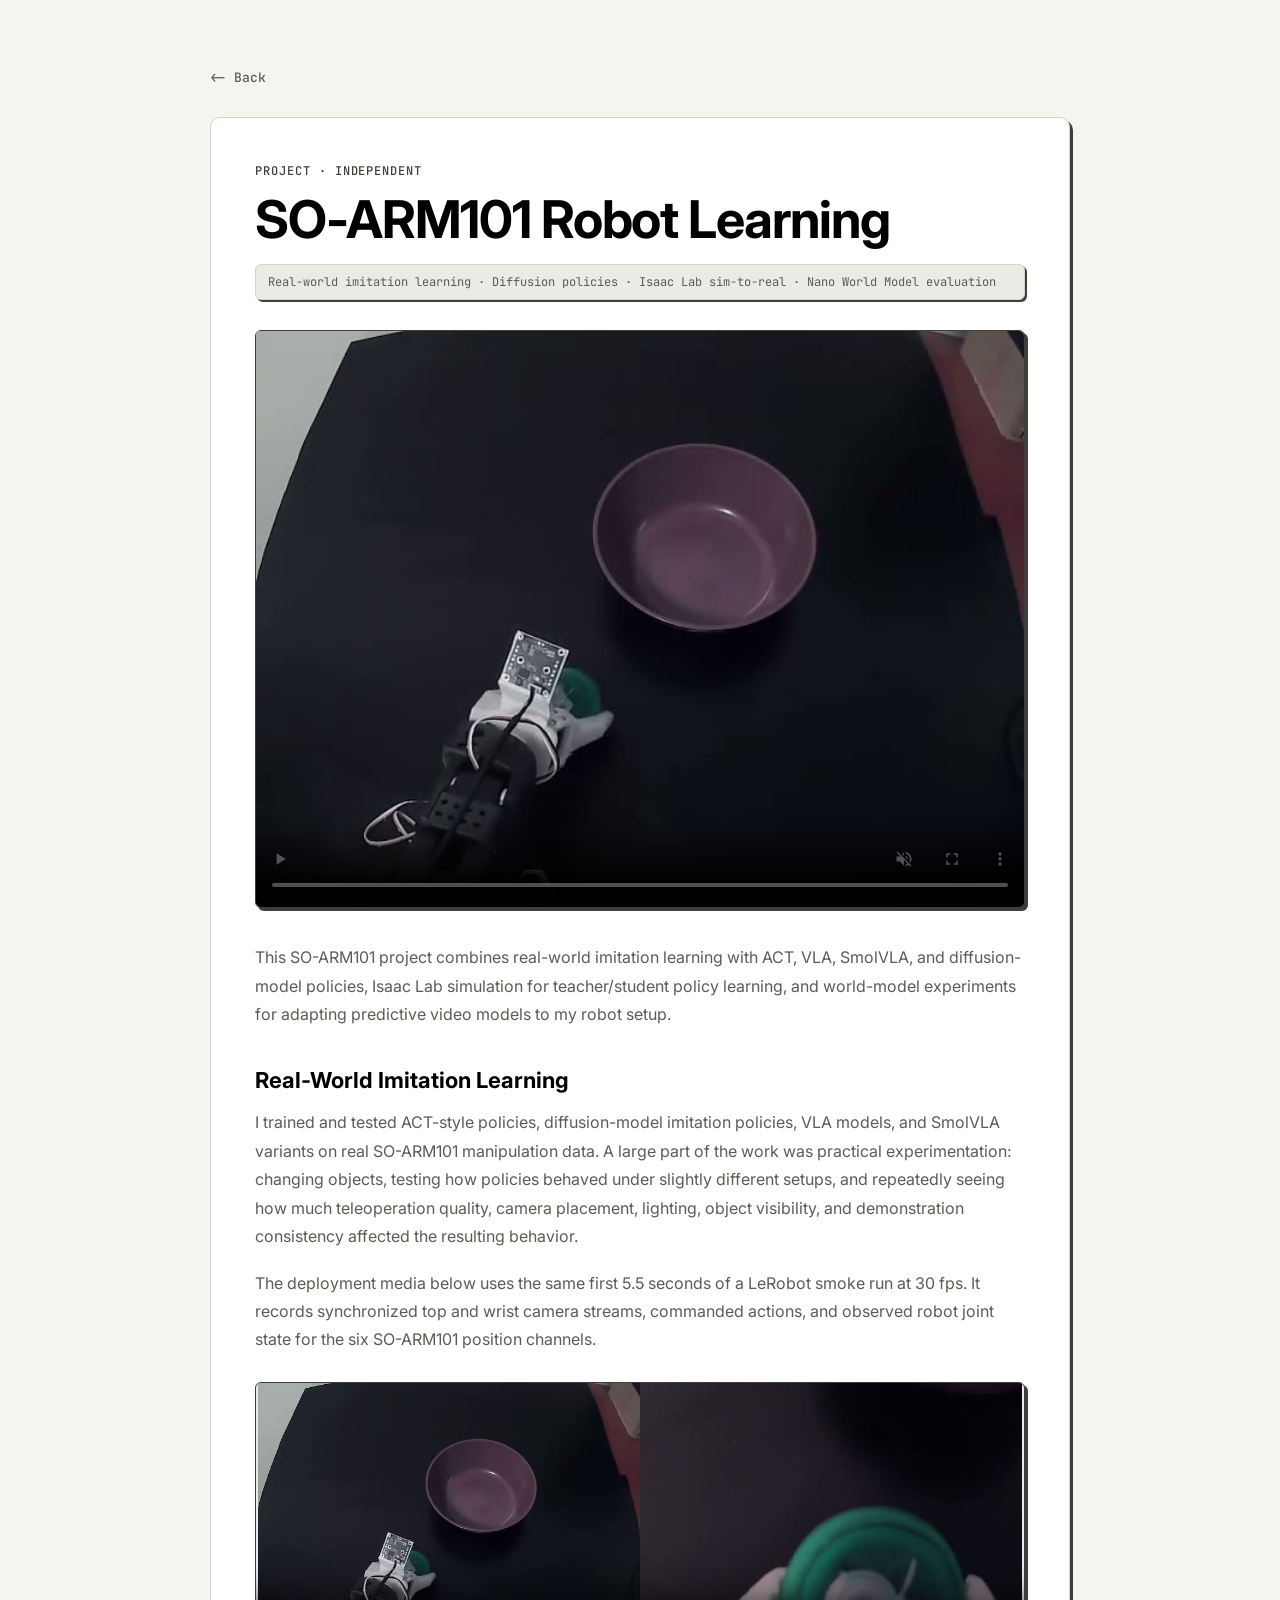
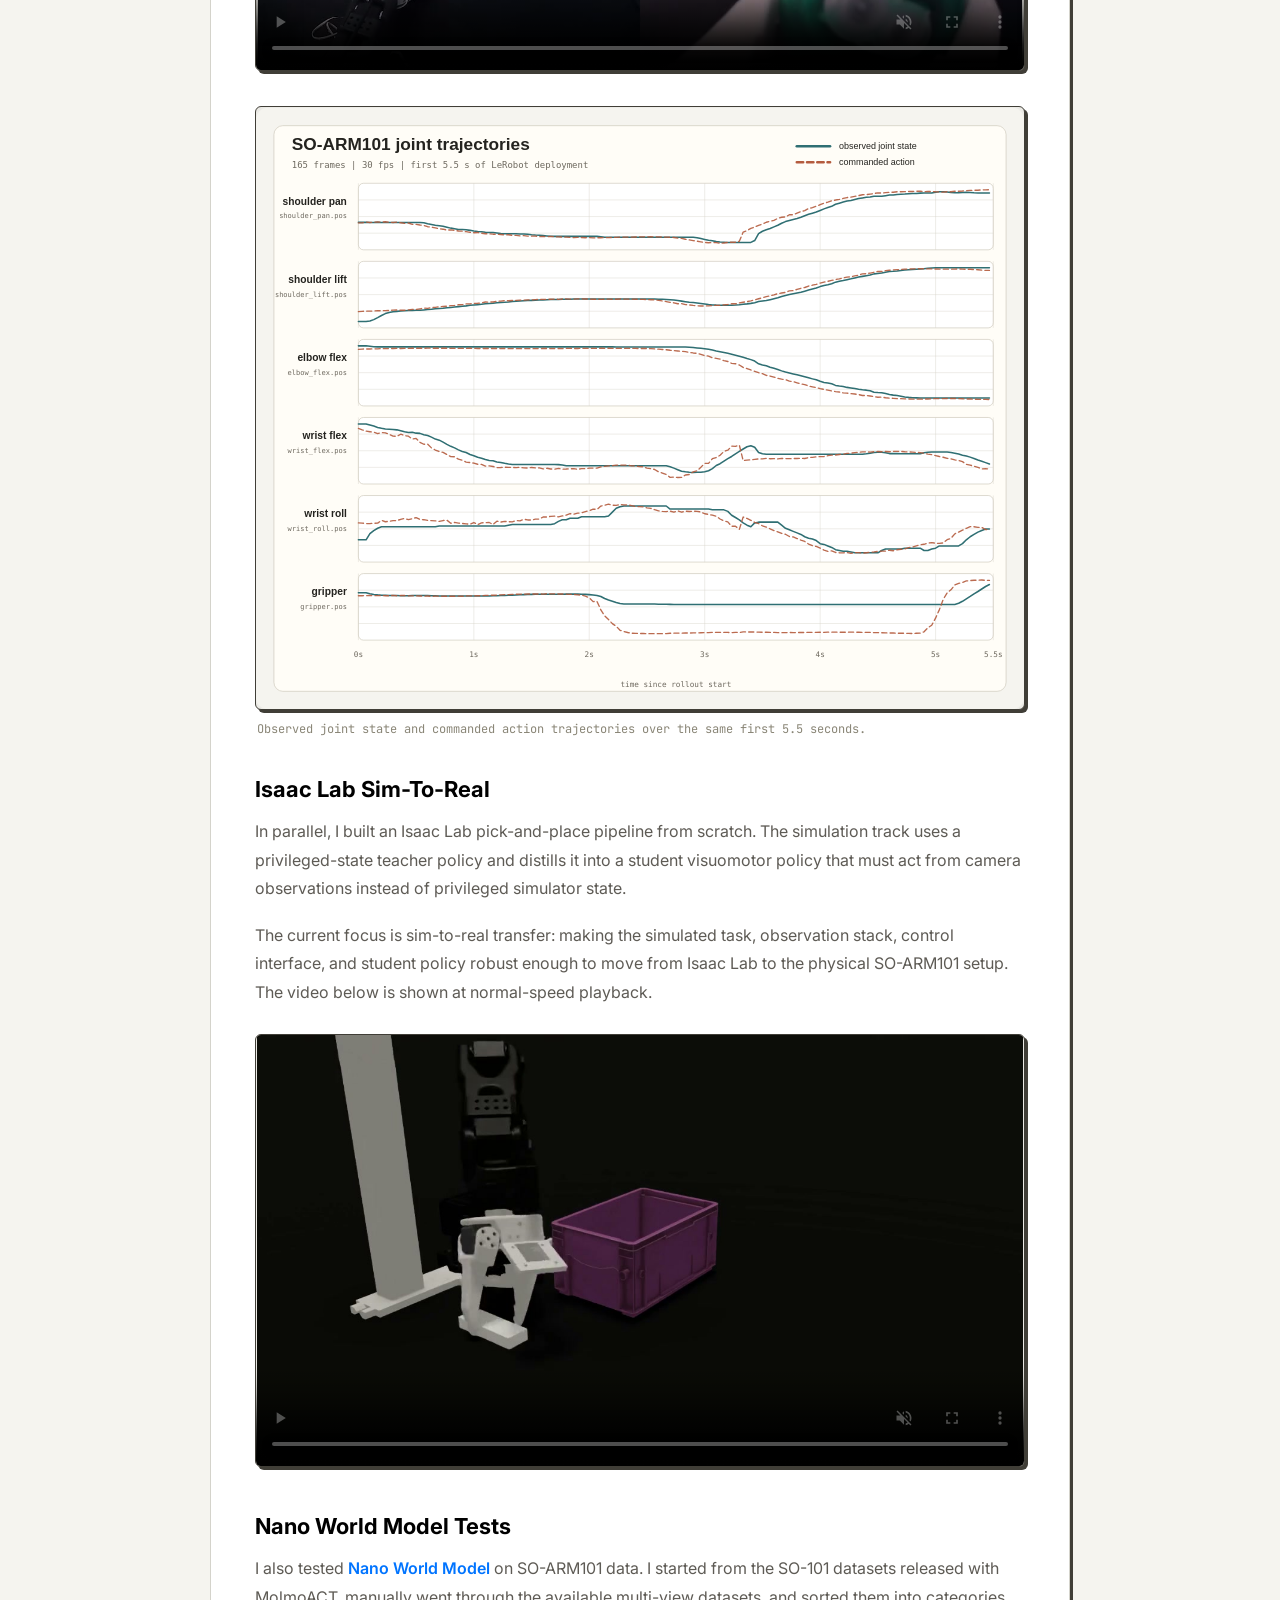
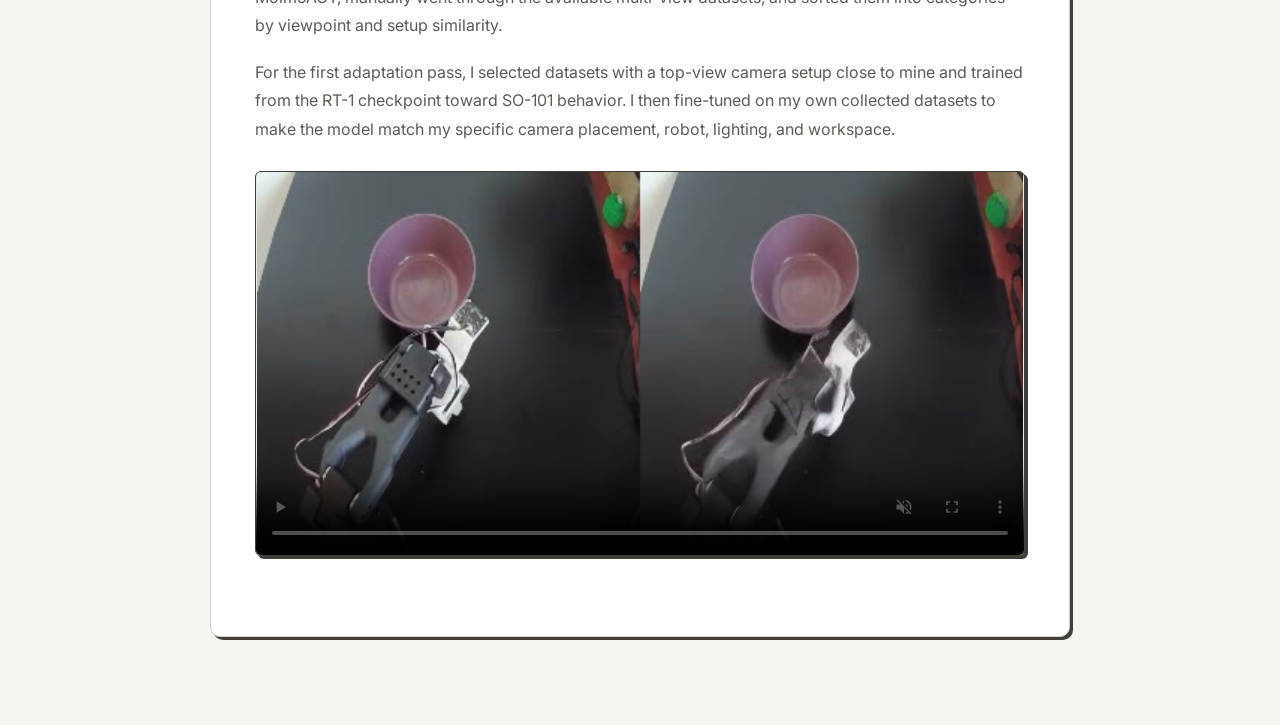
<file: linked_posts/so-arm101.html>
<!doctype html>
<html lang="en">
  <head>
    <meta charset="utf-8">
    <meta name="viewport" content="width=device-width, initial-scale=1">
    <meta name="theme-color" content="#F5F4EF">
    <title>SO-ARM101 Robot Learning | Christof Wellan</title>
    <link rel="icon" href="../assets/favicon.svg" type="image/svg+xml">
    <link rel="preconnect" href="https://fonts.googleapis.com">
    <link rel="preconnect" href="https://fonts.gstatic.com" crossorigin>
    <link href="https://fonts.googleapis.com/css2?family=Inter:wght@400;500;600;700&family=JetBrains+Mono:wght@400;500&display=swap" rel="stylesheet">
    <link rel="stylesheet" href="../styles.css?v=20260706-3">
    <script src="../script.js?v=20260707-1" defer></script>
  </head>
  <body>
    <main class="detail-page">
      <a class="detail-back" href="../index.html#projects"><span aria-hidden="true">&lt;-</span> Back</a>
      <article class="detail-article">
        <p class="detail-kicker">Project · Independent</p>
        <h1>SO-ARM101 Robot Learning</h1>
        <p class="detail-subtitle">Real-world imitation learning · Diffusion policies · Isaac Lab sim-to-real · Nano World Model evaluation</p>
        <figure class="detail-media detail-media--camera">
          <video controls autoplay muted loop playsinline preload="metadata" poster="../assets/so-arm101/deploy-cover.jpg">
            <source src="../assets/so-arm101/deploy-preview.mp4" type="video/mp4">
          </video>
        </figure>
        <p>This SO-ARM101 project combines real-world imitation learning with ACT, VLA, SmolVLA, and diffusion-model policies, Isaac Lab simulation for teacher/student policy learning, and world-model experiments for adapting predictive video models to my robot setup.</p>

        <section class="detail-section">
          <h2 class="detail-section-title">Real-World Imitation Learning</h2>
          <p>I trained and tested ACT-style policies, diffusion-model imitation policies, VLA models, and SmolVLA variants on real SO-ARM101 manipulation data. A large part of the work was practical experimentation: changing objects, testing how policies behaved under slightly different setups, and repeatedly seeing how much teleoperation quality, camera placement, lighting, object visibility, and demonstration consistency affected the resulting behavior.</p>
          <p>The deployment media below uses the same first 5.5 seconds of a LeRobot smoke run at 30 fps. It records synchronized top and wrist camera streams, commanded actions, and observed robot joint state for the six SO-ARM101 position channels.</p>

          <figure class="detail-media detail-media--deployment">
            <video controls preload="metadata" poster="../assets/so-arm101/deploy-side-by-side-cover.jpg" autoplay muted loop playsinline>
              <source src="../assets/so-arm101/deploy-side-by-side.mp4" type="video/mp4">
            </video>
          </figure>

          <figure class="detail-media">
            <img src="../assets/so-arm101/joint-over-time.svg" alt="SO-ARM101 observed state and commanded action trajectories over time" loading="lazy">
            <figcaption>Observed joint state and commanded action trajectories over the same first 5.5 seconds.</figcaption>
          </figure>
        </section>

        <section class="detail-section">
          <h2 class="detail-section-title">Isaac Lab Sim-To-Real</h2>
          <p>In parallel, I built an Isaac Lab pick-and-place pipeline from scratch. The simulation track uses a privileged-state teacher policy and distills it into a student visuomotor policy that must act from camera observations instead of privileged simulator state.</p>
          <p>The current focus is sim-to-real transfer: making the simulated task, observation stack, control interface, and student policy robust enough to move from Isaac Lab to the physical SO-ARM101 setup. The video below is shown at normal-speed playback.</p>

          <figure class="detail-media detail-media--sim">
            <video controls muted loop playsinline preload="metadata" poster="../assets/so-arm101/isaaclab-sim-action-scale-0p02-7p5-30p8-cover.jpg" autoplay>
              <source src="../assets/so-arm101/isaaclab-sim-action-scale-0p02-7p5-30p8.mp4" type="video/mp4">
            </video>
          </figure>
        </section>

        <section class="detail-section">
          <h2 class="detail-section-title">Nano World Model Tests</h2>
          <p>I also tested <a class="detail-inline-link" href="https://github.com/simchowitzlabpublic/nano-world-model" target="_blank" rel="noreferrer">Nano World Model</a> on SO-ARM101 data. I started from the SO-101 datasets released with MolmoACT, manually went through the available multi-view datasets, and sorted them into categories by viewpoint and setup similarity.</p>
          <p>For the first adaptation pass, I selected datasets with a top-view camera setup close to mine and trained from the RT-1 checkpoint toward SO-101 behavior. I then fine-tuned on my own collected datasets to make the model match my specific camera placement, robot, lighting, and workspace.</p>

          <figure class="detail-media detail-media--world-model">
            <video controls muted loop playsinline preload="metadata" poster="../assets/so-arm101/world-model-side-by-side-18-cover.jpg" autoplay>
              <source src="../assets/so-arm101/world-model-side-by-side-18.mp4" type="video/mp4">
            </video>
          </figure>
        </section>

      </article>
    </main>
  </body>
</html>
</file>
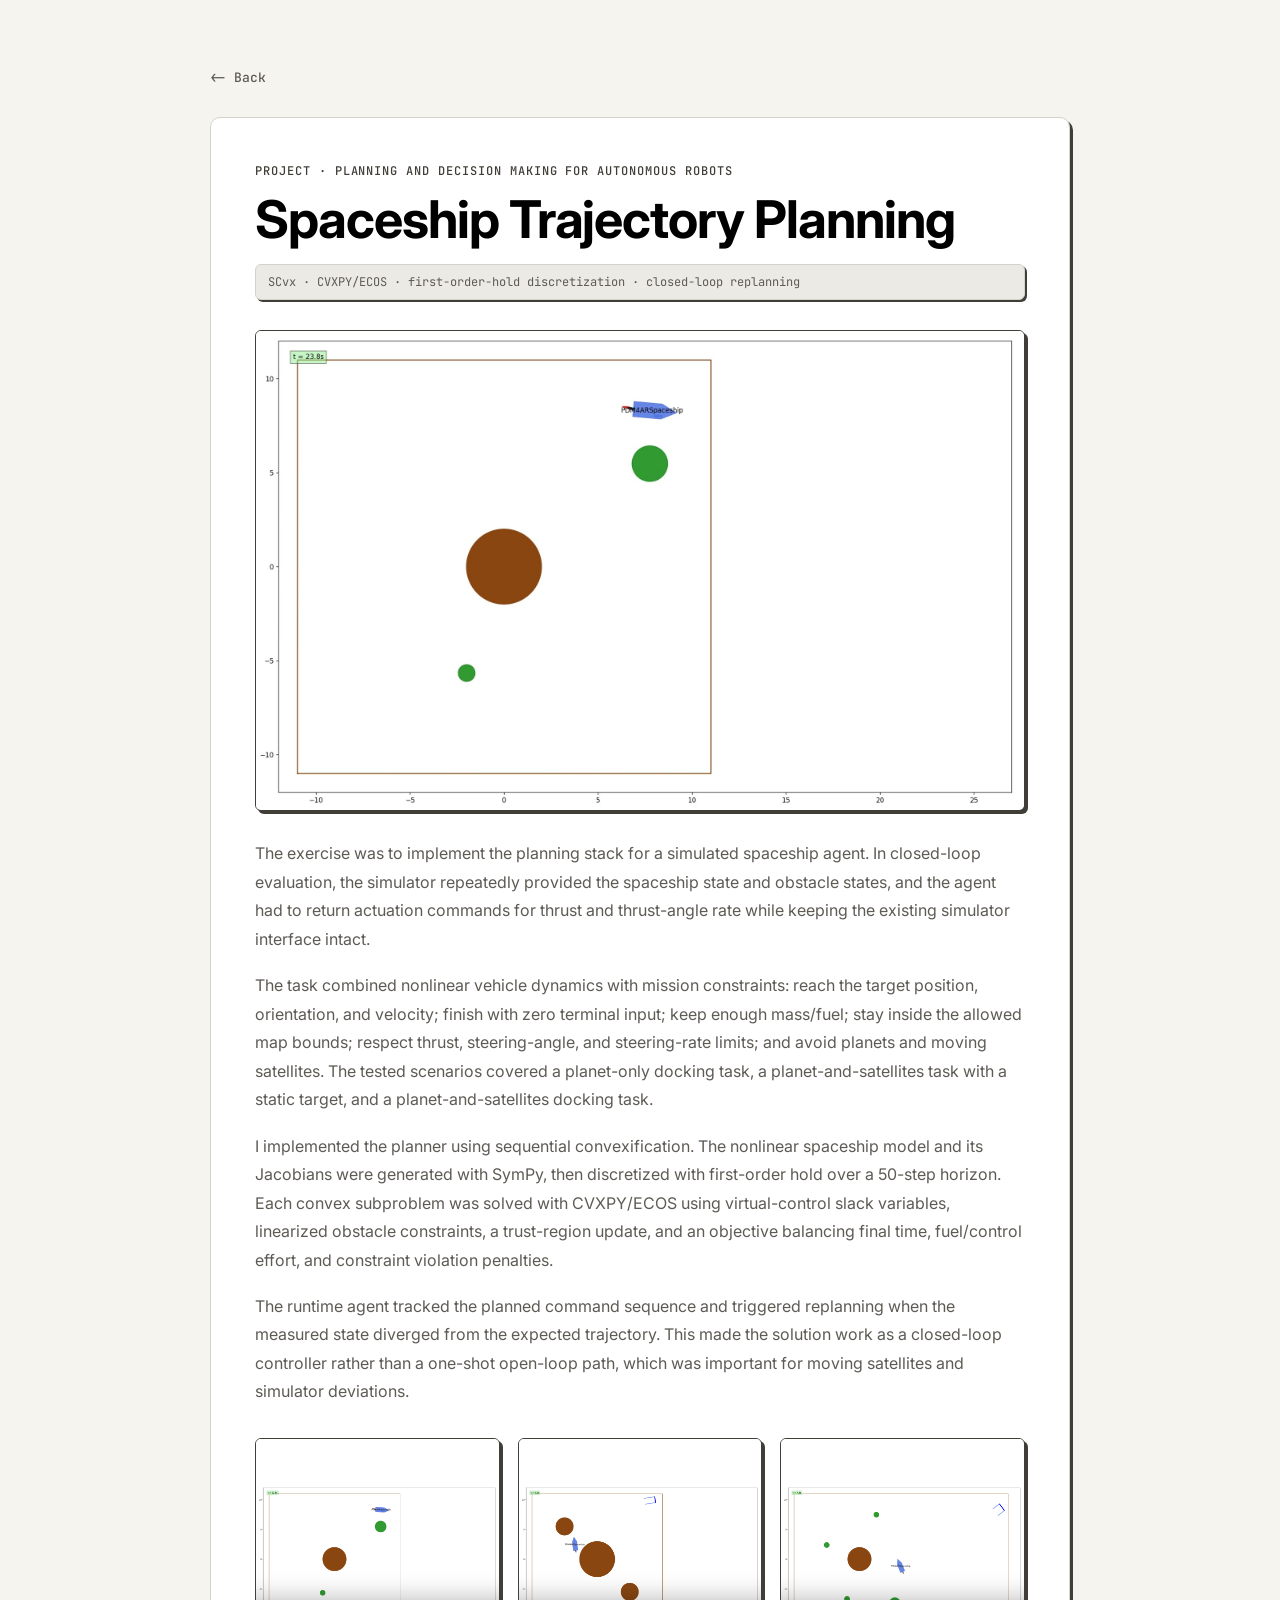
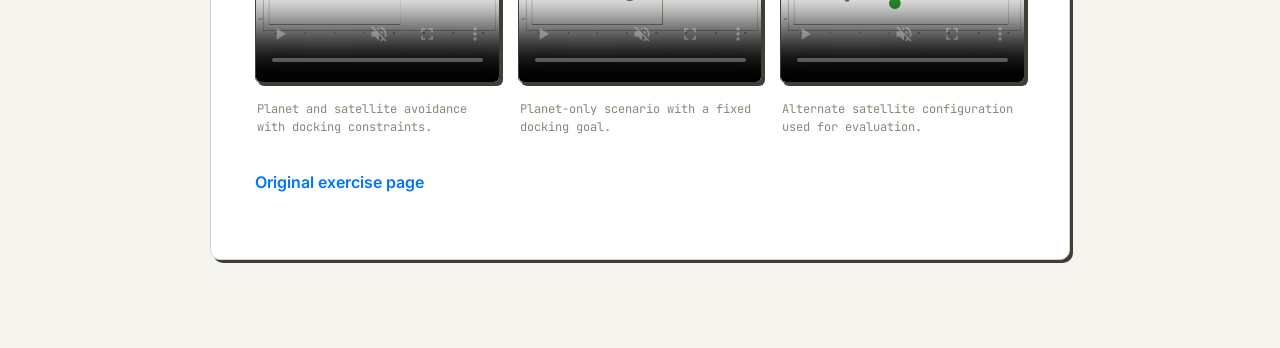
<file: linked_posts/spaceship-trajectory-planning.html>
<!doctype html>
<html lang="en">
  <head>
    <meta charset="utf-8">
    <meta name="viewport" content="width=device-width, initial-scale=1">
    <meta name="theme-color" content="#F5F4EF">
    <title>Spaceship Trajectory Planning | Christof Wellan</title>
    <link rel="icon" href="../assets/favicon.svg" type="image/svg+xml">
    <link rel="preconnect" href="https://fonts.googleapis.com">
    <link rel="preconnect" href="https://fonts.gstatic.com" crossorigin>
    <link href="https://fonts.googleapis.com/css2?family=Inter:wght@400;500;600;700&family=JetBrains+Mono:wght@400;500&display=swap" rel="stylesheet">
    <link rel="stylesheet" href="../styles.css?v=20260706-3">
    <script src="../script.js?v=20260707-1" defer></script>
  </head>
  <body>
    <main class="detail-page">
      <a class="detail-back" href="../index.html#projects"><span aria-hidden="true">&lt;-</span> Back</a>
      <article class="detail-article">
        <p class="detail-kicker">Project · Planning and Decision Making for Autonomous Robots</p>
        <h1>Spaceship Trajectory Planning</h1>
        <p class="detail-subtitle">SCvx · CVXPY/ECOS · first-order-hold discretization · closed-loop replanning</p>

        <figure class="detail-media detail-media--hero">
          <img src="../assets/spaceship/spaceship-cover.jpg" alt="Spaceship trajectory around moving satellites" loading="eager">
        </figure>

        <p>The exercise was to implement the planning stack for a simulated spaceship agent. In closed-loop evaluation, the simulator repeatedly provided the spaceship state and obstacle states, and the agent had to return actuation commands for thrust and thrust-angle rate while keeping the existing simulator interface intact.</p>
        <p>The task combined nonlinear vehicle dynamics with mission constraints: reach the target position, orientation, and velocity; finish with zero terminal input; keep enough mass/fuel; stay inside the allowed map bounds; respect thrust, steering-angle, and steering-rate limits; and avoid planets and moving satellites. The tested scenarios covered a planet-only docking task, a planet-and-satellites task with a static target, and a planet-and-satellites docking task.</p>
        <p>I implemented the planner using sequential convexification. The nonlinear spaceship model and its Jacobians were generated with SymPy, then discretized with first-order hold over a 50-step horizon. Each convex subproblem was solved with CVXPY/ECOS using virtual-control slack variables, linearized obstacle constraints, a trust-region update, and an objective balancing final time, fuel/control effort, and constraint violation penalties.</p>
        <p>The runtime agent tracked the planned command sequence and triggered replanning when the measured state diverged from the expected trajectory. This made the solution work as a closed-loop controller rather than a one-shot open-loop path, which was important for moving satellites and simulator deviations.</p>

        <div class="detail-video-grid" aria-label="Spaceship scenario videos">
          <figure class="detail-media">
            <video controls preload="metadata" poster="../assets/spaceship/spaceship-satellites-cover.jpg" autoplay muted loop playsinline>
              <source src="../assets/spaceship/spaceship-satellites.mp4" type="video/mp4">
            </video>
            <figcaption>Planet and satellite avoidance with docking constraints.</figcaption>
          </figure>
          <figure class="detail-media">
            <video controls preload="metadata" poster="../assets/spaceship/spaceship-planet-cover.jpg" autoplay muted loop playsinline>
              <source src="../assets/spaceship/spaceship-planet.mp4" type="video/mp4">
            </video>
            <figcaption>Planet-only scenario with a fixed docking goal.</figcaption>
          </figure>
          <figure class="detail-media">
            <video controls preload="metadata" poster="../assets/spaceship/spaceship-satellites-diff-cover.jpg" autoplay muted loop playsinline>
              <source src="../assets/spaceship/spaceship-satellites-diff.mp4" type="video/mp4">
            </video>
            <figcaption>Alternate satellite configuration used for evaluation.</figcaption>
          </figure>
        </div>

        <p><a class="detail-inline-link" href="https://pdm4ar.github.io/exercises/11-spaceship.html" target="_blank" rel="noreferrer">Original exercise page</a></p>
      </article>
    </main>
  </body>
</html>
</file>
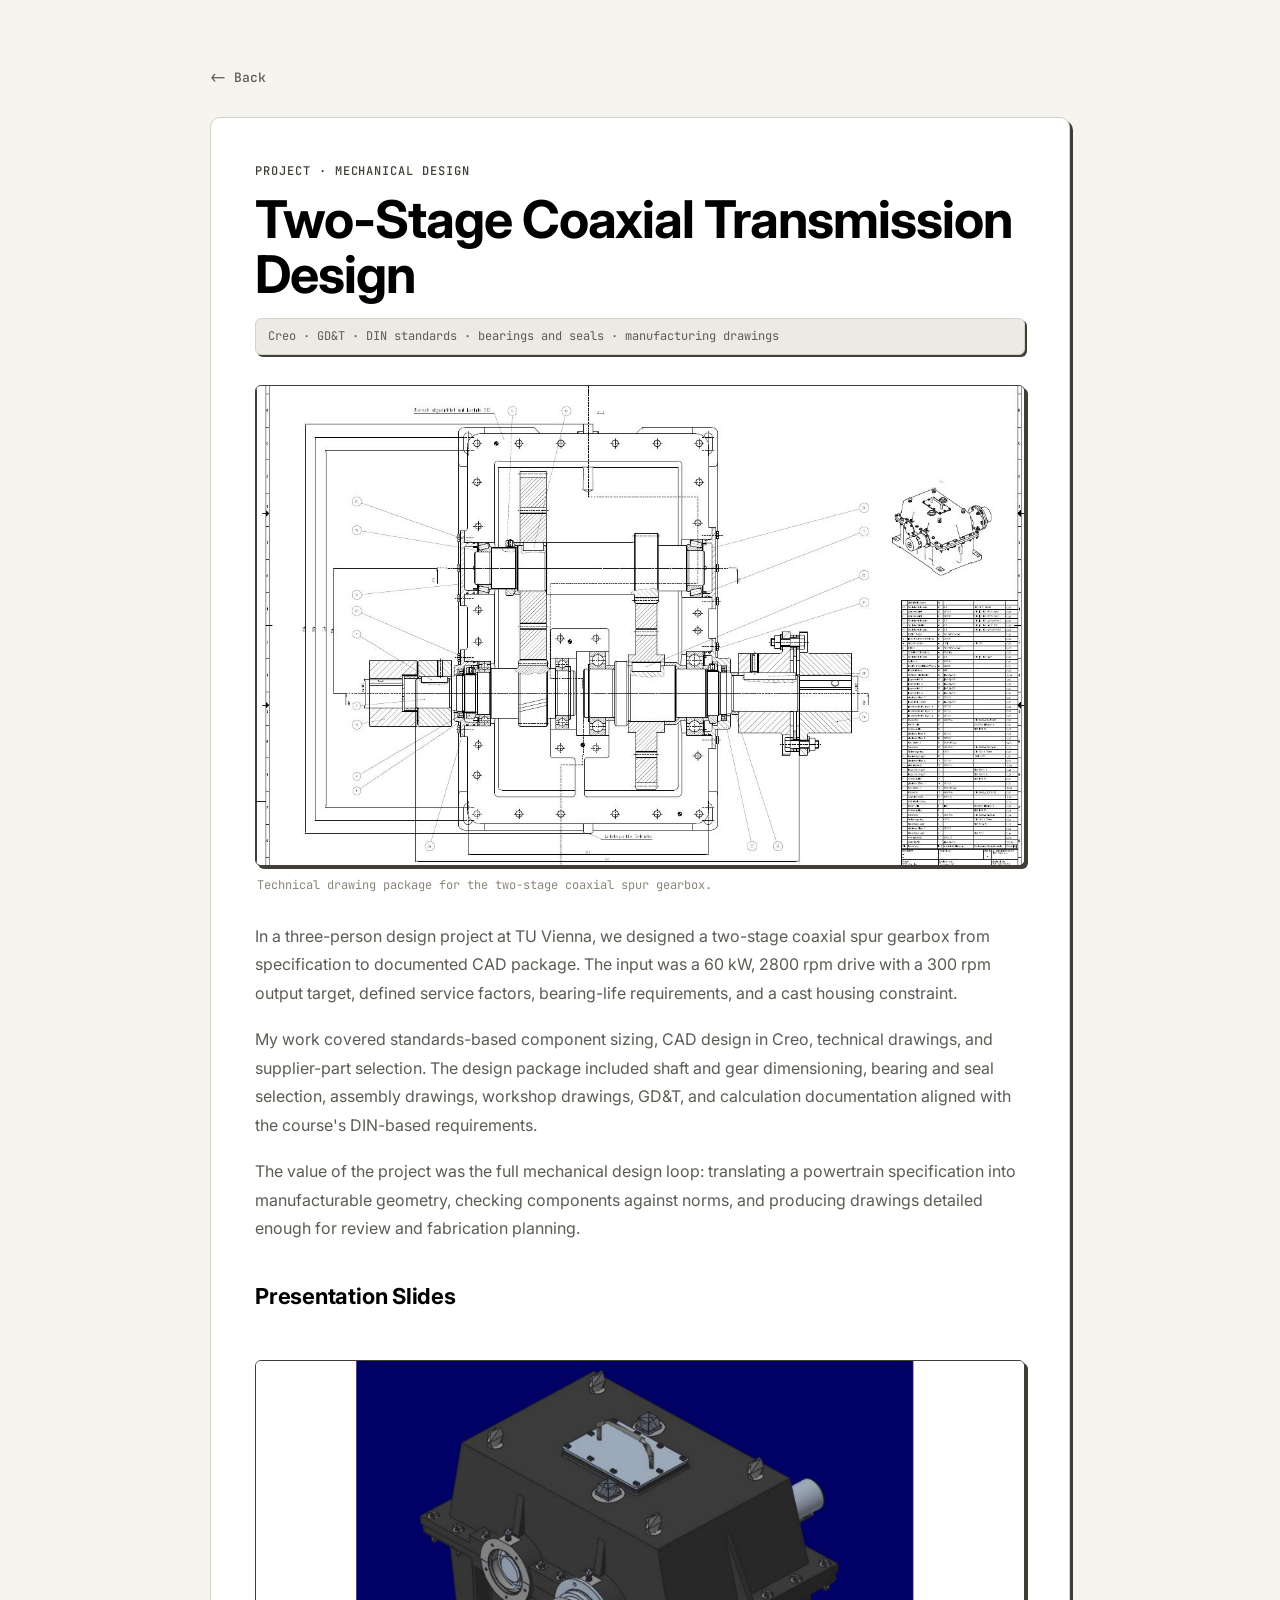
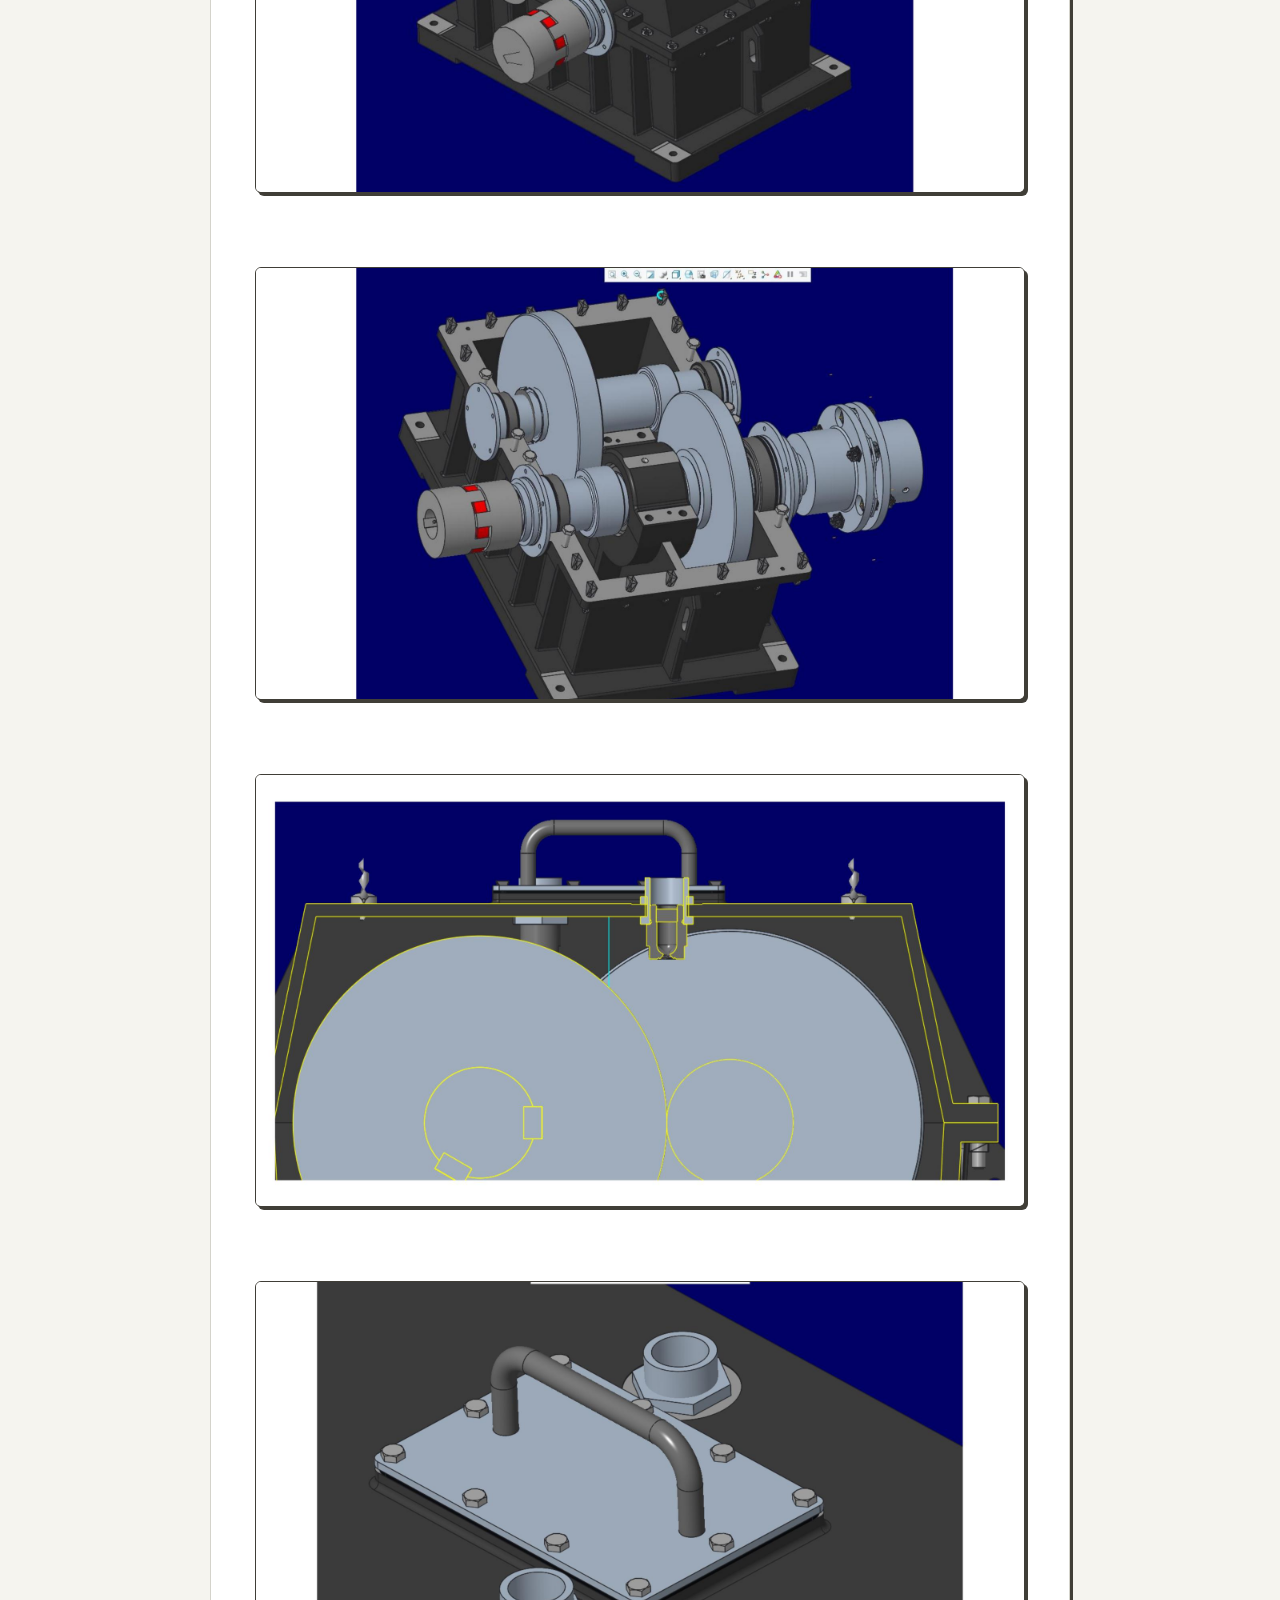
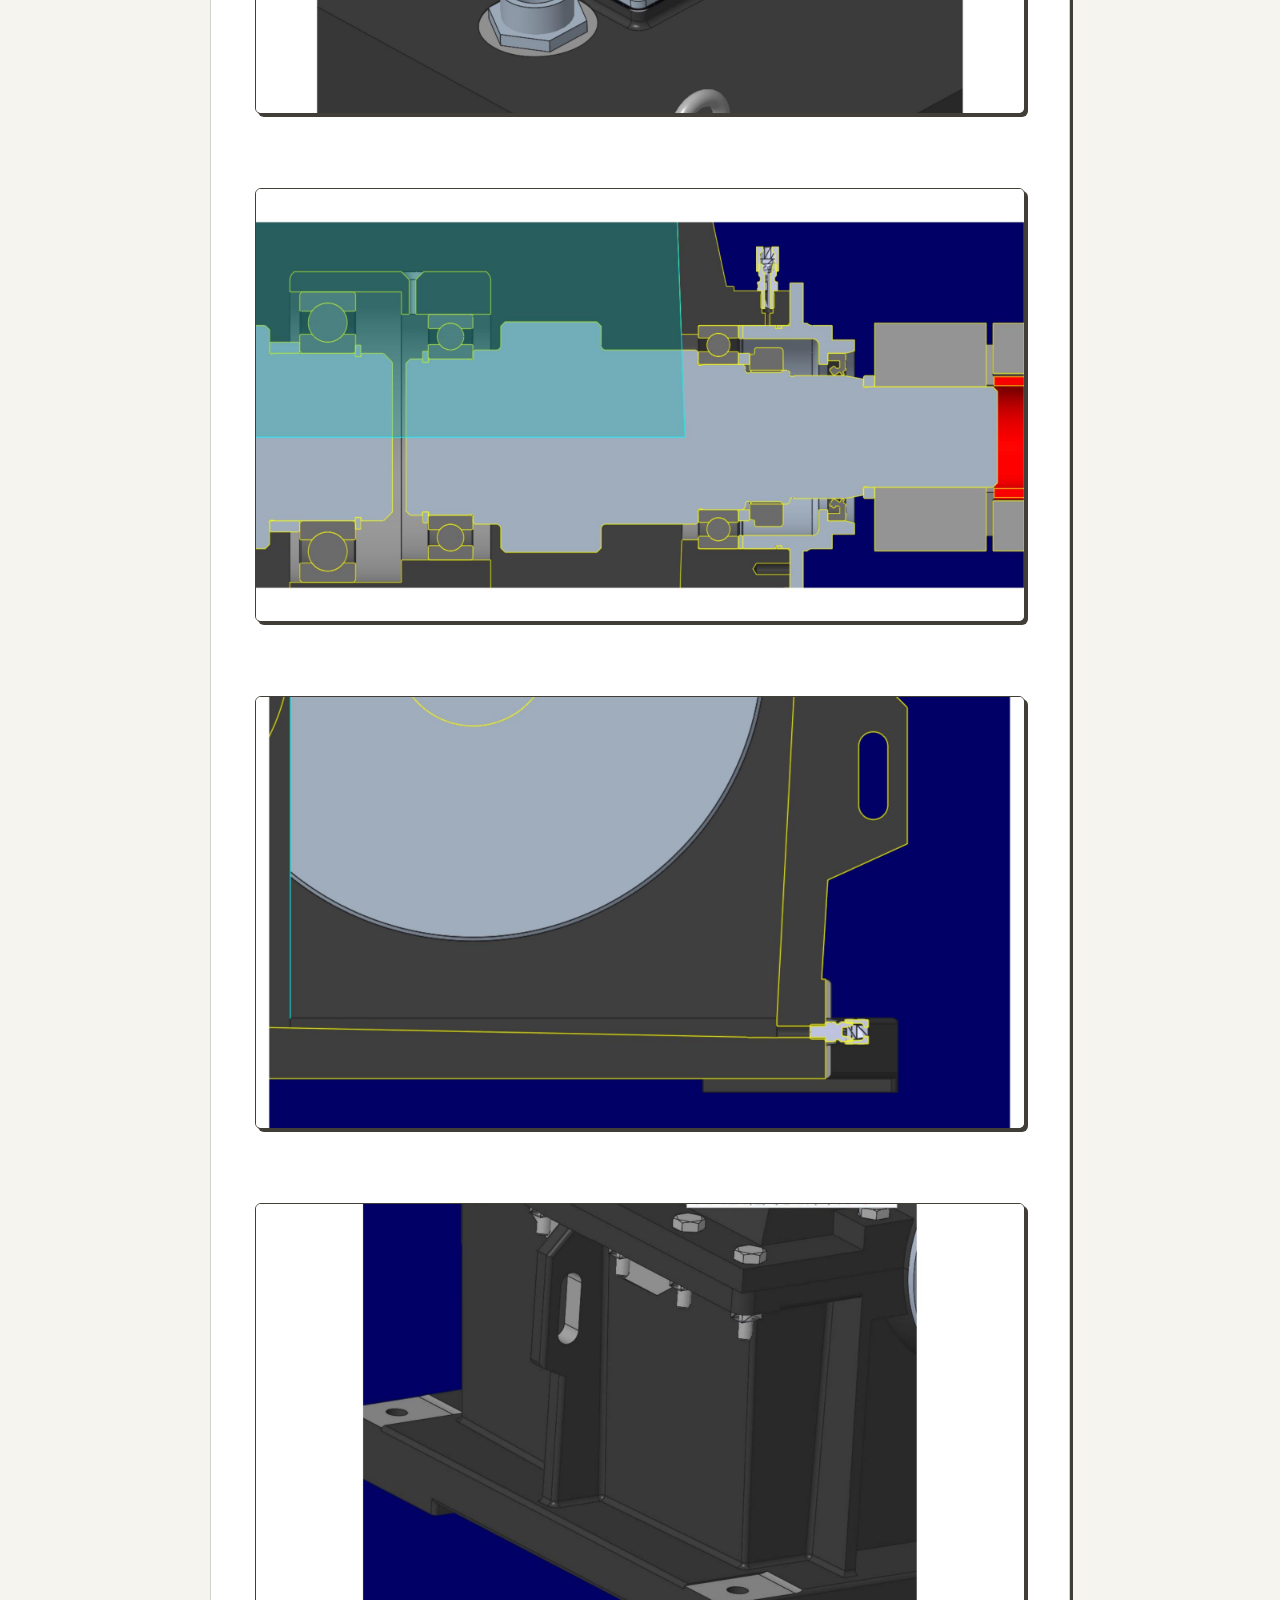
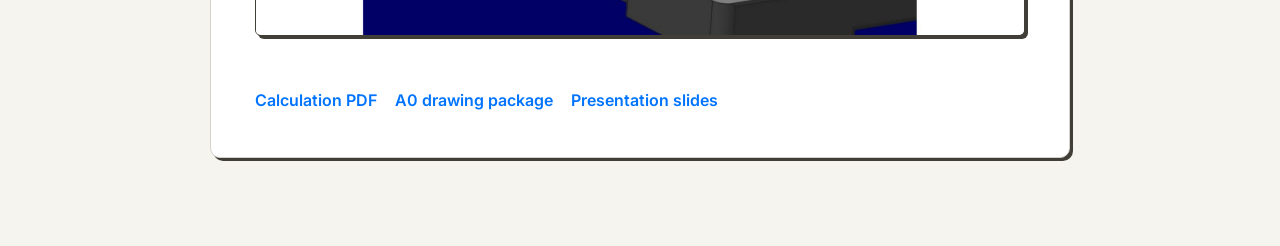
<file: linked_posts/transmission-design.html>
<!doctype html>
<html lang="en">
  <head>
    <meta charset="utf-8">
    <meta name="viewport" content="width=device-width, initial-scale=1">
    <meta name="theme-color" content="#F5F4EF">
    <title>Two-Stage Coaxial Transmission Design | Christof Wellan</title>
    <link rel="icon" href="../assets/favicon.svg" type="image/svg+xml">
    <link rel="preconnect" href="https://fonts.googleapis.com">
    <link rel="preconnect" href="https://fonts.gstatic.com" crossorigin>
    <link href="https://fonts.googleapis.com/css2?family=Inter:wght@400;500;600;700&family=JetBrains+Mono:wght@400;500&display=swap" rel="stylesheet">
    <link rel="stylesheet" href="../styles.css?v=20260706-3">
    <script src="../script.js?v=20260707-1" defer></script>
  </head>
  <body>
    <main class="detail-page">
      <a class="detail-back" href="../index.html#projects"><span aria-hidden="true">&lt;-</span> Back</a>
      <article class="detail-article">
        <p class="detail-kicker">Project · Mechanical Design</p>
        <h1>Two-Stage Coaxial Transmission Design</h1>
        <p class="detail-subtitle">Creo · GD&amp;T · DIN standards · bearings and seals · manufacturing drawings</p>

        <figure class="detail-media detail-media--hero">
          <img src="../assets/linkedin-media/transmission-design-cover.jpg" alt="Technical drawing of a two-stage coaxial transmission" loading="eager">
          <figcaption>Technical drawing package for the two-stage coaxial spur gearbox.</figcaption>
        </figure>

        <p>In a three-person design project at TU Vienna, we designed a two-stage coaxial spur gearbox from specification to documented CAD package. The input was a 60 kW, 2800 rpm drive with a 300 rpm output target, defined service factors, bearing-life requirements, and a cast housing constraint.</p>
        <p>My work covered standards-based component sizing, CAD design in Creo, technical drawings, and supplier-part selection. The design package included shaft and gear dimensioning, bearing and seal selection, assembly drawings, workshop drawings, GD&amp;T, and calculation documentation aligned with the course's DIN-based requirements.</p>
        <p>The value of the project was the full mechanical design loop: translating a powertrain specification into manufacturable geometry, checking components against norms, and producing drawings detailed enough for review and fabrication planning.</p>

        <section class="detail-slide-section" aria-labelledby="transmission-slides-heading">
          <h2 id="transmission-slides-heading">Presentation Slides</h2>
          <div class="detail-slide-grid">
            <figure class="detail-media detail-slide"><img src="../assets/linkedin-media/transmission-slides/slide-01.jpg" alt="Transmission project slide 1" loading="lazy"></figure>
            <figure class="detail-media detail-slide"><img src="../assets/linkedin-media/transmission-slides/slide-02.jpg" alt="Transmission project slide 2" loading="lazy"></figure>
            <figure class="detail-media detail-slide"><img src="../assets/linkedin-media/transmission-slides/slide-03.jpg" alt="Transmission project slide 3" loading="lazy"></figure>
            <figure class="detail-media detail-slide"><img src="../assets/linkedin-media/transmission-slides/slide-04.jpg" alt="Transmission project slide 4" loading="lazy"></figure>
            <figure class="detail-media detail-slide"><img src="../assets/linkedin-media/transmission-slides/slide-05.jpg" alt="Transmission project slide 5" loading="lazy"></figure>
            <figure class="detail-media detail-slide"><img src="../assets/linkedin-media/transmission-slides/slide-06.jpg" alt="Transmission project slide 6" loading="lazy"></figure>
            <figure class="detail-media detail-slide"><img src="../assets/linkedin-media/transmission-slides/slide-07.jpg" alt="Transmission project slide 7" loading="lazy"></figure>
          </div>
        </section>

        <div class="detail-link-list" aria-label="Transmission design documents">
          <a class="detail-inline-link" href="../assets/linkedin-media/transmission-design-calculation.pdf" target="_blank" rel="noreferrer">Calculation PDF</a>
          <a class="detail-inline-link" href="../assets/linkedin-media/transmission-design-a0-drawings.pdf" target="_blank" rel="noreferrer">A0 drawing package</a>
          <a class="detail-inline-link" href="../assets/linkedin-media/transmission-design-slides.pdf" target="_blank" rel="noreferrer">Presentation slides</a>
        </div>
      </article>
    </main>
  </body>
</html>
</file>
<file: styles.css>
:root {
  --bg: #f5f4ef;
  --bg-soft: #ebeae5;
  --bg-card: #ffffff;
  --border: #d4d3cb;
  --border-strong: #403e37;
  --text: #000000;
  --text-muted: #5e5b55;
  --text-dim: #8a8677;
  --accent: #0074ff;
  --accent-soft: rgba(0, 116, 255, 0.1);
  --accent-hover: #0058cc;
  --shadow-sm: 2px 2px 0 var(--border-strong);
  --shadow-md: 3px 3px 0 var(--border-strong);
  --shadow-lg: 5px 5px 0 var(--border-strong);
  --side-w: 30%;
  --main-pad: 72px;
  --radius: 10px;
  --radius-sm: 6px;
  --font-sans: "Inter", -apple-system, BlinkMacSystemFont, "Segoe UI", Roboto, sans-serif;
  --font-mono: "JetBrains Mono", "SF Mono", Menlo, Consolas, monospace;
  color-scheme: light;
}

* { box-sizing: border-box; }
html { min-width: 320px; overflow-x: hidden; scroll-behavior: smooth; }
body {
  overflow-x: hidden;
  margin: 0;
  background: var(--bg);
  color: var(--text);
  font-family: var(--font-sans);
  font-size: 16px;
  line-height: 1.6;
  -webkit-font-smoothing: antialiased;
  -moz-osx-font-smoothing: grayscale;
}

a { color: inherit; text-decoration: none; transition: color 0.18s ease; }
a:hover { color: var(--accent); }
img { display: block; max-width: 100%; }
p, h1, h2, h3, li, span { overflow-wrap: anywhere; }

.skip {
  position: absolute;
  left: -9999px;
}
.skip:focus {
  left: 16px;
  top: 16px;
  z-index: 1000;
  border-radius: 6px;
  padding: 8px 12px;
  background: var(--accent);
  color: #fff;
}

.layout {
  display: grid;
  grid-template-columns: var(--side-w) 1fr;
  max-width: 1600px;
  min-height: 100vh;
  margin: 0 auto;
}

.side {
  position: sticky;
  top: 0;
  display: flex;
  height: 100vh;
  align-self: start;
  flex-direction: column;
  padding: 80px 48px 48px;
}

.side-inner {
  display: flex;
  flex-direction: column;
  min-height: calc(100vh - 128px);
  max-width: 360px;
}

.side-hero { margin-bottom: 24px; }
.side-hero-top {
  display: flex;
  align-items: flex-start;
  justify-content: flex-start;
  gap: 14px;
  margin-bottom: 14px;
}
.side-hero-titles {
  display: flex;
  min-width: 0;
  flex: 1;
  flex-direction: column;
  gap: 8px;
}
.side-name-link { display: inline-block; min-width: 0; }
.side-name {
  margin: 0;
  color: var(--text);
  font-size: clamp(26px, 3vw, 36px);
  font-weight: 700;
  letter-spacing: -0.02em;
  line-height: 1.1;
}
.side-role {
  margin: 0;
  color: var(--border-strong);
  font-family: var(--font-mono);
  font-size: 16px;
  font-weight: 500;
  letter-spacing: -0.01em;
}
.side-avatar-link { display: block; flex-shrink: 0; line-height: 0; }
.side-avatar {
  display: block;
  width: 84px;
  height: 84px;
  margin: 6px 0 0;
  border: 1px solid var(--border-strong);
  border-radius: 4px;
  background: var(--bg-soft);
  box-shadow: var(--shadow-md);
  object-fit: cover;
  transition: transform 0.18s ease, box-shadow 0.18s ease;
}
.side-avatar-link:hover .side-avatar {
  transform: translate(-1px, -1px);
  box-shadow: 4px 4px 0 var(--border-strong);
}
.side-blurb {
  max-width: 100%;
  margin: 0;
  color: var(--text-muted);
  font-size: 15px;
  line-height: 1.6;
}

.side-nav { margin-top: 20px; }
.side-nav ul { margin: 0; padding: 0; list-style: none; }
.side-nav li { margin-bottom: 4px; }
.nav-link {
  display: flex;
  align-items: center;
  gap: 16px;
  padding: 10px 0;
  color: var(--text-dim);
  font-size: 13px;
  font-weight: 600;
  letter-spacing: 0.12em;
  text-transform: uppercase;
  transition: color 0.18s ease, transform 0.18s ease;
}
.nav-marker {
  display: inline-block;
  width: 32px;
  height: 1px;
  background: var(--border-strong);
  transition: width 0.2s ease, background 0.2s ease;
}
.nav-link:hover,
.nav-link.is-active {
  color: var(--text);
  transform: translateX(2px);
}
.nav-link:hover .nav-marker,
.nav-link.is-active .nav-marker {
  width: 56px;
  background: var(--accent);
}

.side-social {
  position: fixed;
  bottom: 48px;
  left: 48px;
  z-index: 10;
  display: flex;
  gap: 18px;
  margin: 0;
  padding: 0;
  list-style: none;
}
.side-social a {
  display: inline-flex;
  width: 36px;
  height: 36px;
  align-items: center;
  justify-content: center;
  border-radius: 50%;
  color: var(--text-muted);
  font-family: var(--font-mono);
  font-size: 13px;
  font-weight: 500;
  transition: color 0.18s ease, transform 0.18s ease, background 0.18s ease;
}
.side-social a:hover {
  background: var(--accent-soft);
  color: var(--accent);
  transform: translateY(-2px);
}

.main {
  max-width: 1100px;
  padding: var(--main-pad) 80px var(--main-pad) 64px;
}
.section {
  margin-bottom: 64px;
  scroll-margin-top: 40px;
}
.section:last-of-type { margin-bottom: 32px; }
.section-title {
  display: flex;
  align-items: center;
  gap: 12px;
  margin: 0 0 32px;
  color: var(--text);
  font-size: 22px;
  font-weight: 700;
  letter-spacing: -0.01em;
}
.section-title .num {
  color: var(--border-strong);
  font-family: var(--font-mono);
  font-size: 15px;
  font-weight: 500;
}
.section-title::after {
  flex: 1;
  max-width: 280px;
  height: 1px;
  margin-left: 8px;
  background: var(--border);
  content: "";
}

.about-body {
  max-width: 720px;
  color: var(--text-muted);
  font-size: 16px;
  line-height: 1.75;
}
.about-body p { margin: 0 0 16px; }
.about-body strong { color: var(--text); font-weight: 600; }

.timeline {
  display: flex;
  flex-direction: column;
  gap: 32px;
  margin: 0;
  padding: 0;
  list-style: none;
}
.timeline-item {
  display: flex;
  align-items: flex-start;
  gap: 18px;
}
.timeline-logo-cell {
  width: 48px;
  flex-shrink: 0;
  padding-top: 2px;
}
.timeline-logo {
  display: flex;
  width: 44px;
  height: 44px;
  align-items: center;
  justify-content: center;
  border: 1px solid var(--border);
  border-radius: 8px;
  background: var(--bg-card);
  box-shadow: var(--shadow-sm);
  object-fit: contain;
  padding: 5px;
}
.timeline-logo--text {
  color: var(--border-strong);
  font-family: var(--font-mono);
  font-size: 12px;
  font-weight: 500;
  letter-spacing: -0.02em;
}
.timeline-main {
  display: grid;
  grid-template-columns: minmax(108px, 148px) minmax(0, 1fr);
  flex: 1;
  gap: 20px 28px;
  align-items: start;
  min-width: 0;
}
.timeline-period {
  padding-top: 4px;
  color: var(--text-dim);
  font-family: var(--font-mono);
  font-size: 12px;
  font-weight: 500;
  letter-spacing: 0.08em;
  text-transform: uppercase;
}
.timeline-role {
  margin: 0 0 4px;
  color: var(--text);
  font-size: 16px;
  font-weight: 600;
  line-height: 1.35;
}
.timeline-org {
  color: var(--border-strong);
  font-weight: 500;
}
.timeline-detail {
  margin: 0;
  color: var(--text-muted);
  font-size: 15px;
}
.timeline-details-link {
  display: inline-flex;
  align-items: center;
  gap: 6px;
  margin-top: 10px;
  border: 1px solid var(--border);
  border-radius: 999px;
  padding: 4px 12px;
  background: var(--bg);
  box-shadow: var(--shadow-sm);
  color: var(--text);
  font-family: var(--font-mono);
  font-size: 12px;
  font-weight: 500;
  letter-spacing: 0.02em;
  transition: background 0.18s ease, box-shadow 0.18s ease, transform 0.18s ease;
}
.timeline-details-link:hover {
  background: var(--bg-soft);
  box-shadow: var(--shadow-md);
  transform: translate(-1px, -1px);
}

.project-grid {
  display: flex;
  flex-direction: column;
  gap: 32px;
}
.project-card {
  display: grid;
  grid-template-columns: 38% 1fr;
  overflow: hidden;
  border: 1px solid var(--border);
  border-radius: var(--radius);
  background: var(--bg-card);
  box-shadow: 2px 2px 0 var(--border);
  transition: transform 0.18s ease, box-shadow 0.18s ease, border-color 0.18s ease;
}
.project-card:hover {
  border-color: var(--border-strong);
  box-shadow: var(--shadow-lg);
  transform: translate(-2px, -2px);
}
.project-thumb {
  position: relative;
  display: block;
  overflow: hidden;
  border-right: 1px solid var(--border);
  aspect-ratio: 4 / 3;
  background: var(--bg-soft);
}
.project-thumb img,
.project-thumb video {
  width: 100%;
  height: 100%;
  object-fit: cover;
  transition: transform 0.4s ease;
}
.project-card:hover .project-thumb img,
.project-card:hover .project-thumb video { transform: scale(1.04); }
.project-body {
  display: flex;
  min-width: 0;
  flex-direction: column;
  gap: 10px;
  padding: 24px 28px;
}
.project-title {
  margin: 0;
  color: var(--text);
  font-size: 19px;
  font-weight: 600;
  line-height: 1.3;
}
.project-card:hover .project-title { color: var(--accent); }
.project-category {
  display: inline-block;
  width: fit-content;
  max-width: 100%;
  margin: 0;
  border: 1px solid var(--border);
  border-radius: var(--radius-sm);
  padding: 6px 11px;
  background: var(--bg-soft);
  box-shadow: var(--shadow-sm);
  color: var(--text-muted);
  font-family: var(--font-mono);
  font-size: 11.5px;
  letter-spacing: 0.01em;
  line-height: 1.45;
}
.project-summary {
  margin: 4px 0 0;
  color: var(--text-muted);
  font-size: 14.5px;
  line-height: 1.65;
}
.project-links {
  display: flex;
  gap: 12px;
  align-items: center;
  margin-top: auto;
  padding-top: 14px;
}
.project-more {
  display: inline-flex;
  width: auto;
  min-height: 30px;
  align-items: center;
  justify-content: center;
  gap: 6px;
  margin-left: auto;
  border-radius: 6px;
  padding: 0 12px;
  color: var(--text-muted);
  font-family: var(--font-mono);
  font-size: 12px;
  font-weight: 500;
  letter-spacing: 0.02em;
  transition: color 0.18s ease, background 0.18s ease;
}
.project-more:hover {
  background: var(--accent-soft);
  color: var(--accent);
}

.footer {
  margin-top: 48px;
  border-top: 1px solid var(--border);
  padding: 24px 0 8px;
  color: var(--text-dim);
  font-family: var(--font-mono);
  font-size: 12.5px;
}
.footer p { margin: 0; }
.footer a { color: var(--text-muted); }
.footer a:hover { color: var(--accent); }

.not-found {
  display: grid;
  min-height: calc(100vh - 96px);
  width: min(720px, calc(100% - 48px));
  margin-inline: auto;
  place-items: center;
  padding: 56px 0;
}
.not-found-panel {
  border: 1px solid var(--border);
  border-radius: var(--radius);
  padding: 30px;
  background: var(--bg-card);
  box-shadow: var(--shadow-md);
}
.not-found-panel h1 { margin: 8px 0 0; font-size: 3rem; line-height: 1; }
.not-found-panel p { margin: 12px 0 22px; color: var(--text-muted); }
.eyebrow {
  margin: 0;
  color: var(--border-strong);
  font-family: var(--font-mono);
  font-size: 12px;
  font-weight: 500;
  letter-spacing: 0.08em;
  text-transform: uppercase;
}
.button-link {
  display: inline-flex;
  min-height: 40px;
  align-items: center;
  justify-content: center;
  border: 1px solid var(--border);
  border-radius: 999px;
  padding: 8px 14px;
  background: var(--bg);
  box-shadow: var(--shadow-sm);
  color: var(--text);
  font-family: var(--font-mono);
  font-size: 12px;
  font-weight: 500;
}
.site-header {
  display: flex;
  width: min(1160px, calc(100% - 48px));
  min-height: 78px;
  align-items: center;
  justify-content: space-between;
  gap: 18px;
  margin-inline: auto;
  border-bottom: 1px solid var(--border);
}
.brand {
  display: inline-flex;
  align-items: center;
  gap: 12px;
  color: var(--text);
  font-size: 0.95rem;
  font-weight: 700;
}
.brand img {
  border: 1px solid var(--border-strong);
  border-radius: 4px;
  box-shadow: var(--shadow-sm);
}
.site-nav { display: flex; align-items: center; gap: 16px; }
.site-nav a { color: var(--text-muted); font-size: 13px; font-weight: 600; }

@media (max-width: 1100px) {
  :root { --main-pad: 64px; }
  .main { padding: var(--main-pad) 48px var(--main-pad) 32px; }
  .side { padding: 64px 32px 32px; }
  .side-social {
    bottom: 32px;
    left: 32px;
  }
}

@media (max-width: 900px) {
  .layout { grid-template-columns: 1fr; }
  .side {
    position: relative;
    height: auto;
    padding: 56px 32px 24px;
  }
  .side-inner {
    min-height: 0;
    max-width: 100%;
  }
  .side-nav { margin-top: 24px; }
  .side-social {
    position: static;
    margin: 24px 0 0;
  }
  .main { padding: 32px 32px 56px; }
  .section { margin-bottom: 48px; }
  .side-avatar { width: 72px; height: 72px; }
  .timeline-main { grid-template-columns: 1fr; gap: 6px; }
  .timeline-period { padding-top: 0; }
}

@media (max-width: 700px) {
  .project-card { grid-template-columns: 1fr; }
  .project-thumb {
    border-right: none;
    border-bottom: 1px solid var(--border);
    aspect-ratio: 16 / 9;
  }
  .project-body { padding: 20px 22px; }
}

@media (max-width: 600px) {
  .side,
  .main { padding-left: 20px; padding-right: 20px; }
  .section-title::after { display: none; }
  .project-more { padding: 0 10px; }
  .site-header,
  .not-found { width: min(100% - 28px, 1160px); }
  .site-header {
    flex-direction: column;
    align-items: flex-start;
    justify-content: center;
    padding: 18px 0;
  }
  .site-nav { flex-wrap: wrap; }
}

.detail-page {
  width: min(860px, calc(100% - 48px));
  margin-inline: auto;
  padding: 64px 0 88px;
}

.detail-back {
  display: inline-flex;
  align-items: center;
  gap: 8px;
  margin-bottom: 28px;
  color: var(--text-muted);
  font-family: var(--font-mono);
  font-size: 13px;
  font-weight: 500;
}

.detail-back:hover {
  color: var(--accent);
}

.detail-article {
  border: 1px solid var(--border);
  border-radius: var(--radius);
  padding: clamp(26px, 5vw, 44px);
  background: var(--bg-card);
  box-shadow: var(--shadow-md);
}

.detail-kicker {
  margin: 0 0 12px;
  color: var(--border-strong);
  font-family: var(--font-mono);
  font-size: 12px;
  font-weight: 500;
  letter-spacing: 0.08em;
  text-transform: uppercase;
}

.detail-article h1 {
  margin: 0;
  color: var(--text);
  font-size: clamp(32px, 6vw, 52px);
  font-weight: 700;
  letter-spacing: -0.02em;
  line-height: 1.05;
}

.detail-subtitle {
  margin: 16px 0 30px;
  border: 1px solid var(--border);
  border-radius: var(--radius-sm);
  padding: 8px 12px;
  background: var(--bg-soft);
  box-shadow: var(--shadow-sm);
  color: var(--text-muted);
  font-family: var(--font-mono);
  font-size: 12px;
  line-height: 1.55;
}

.detail-article p:not(.detail-kicker):not(.detail-subtitle) {
  margin: 0 0 18px;
  color: var(--text-muted);
  font-size: 16px;
  line-height: 1.78;
}

.detail-article p:last-child {
  margin-bottom: 0;
}
.detail-section {
  margin-top: 38px;
}
.detail-section-title {
  margin: 0 0 14px;
  color: var(--text);
  font-size: 22px;
  line-height: 1.25;
}
.detail-section .detail-media:first-child {
  margin-top: 18px;
}

@media (max-width: 600px) {
  .detail-page {
    width: min(100% - 28px, 860px);
    padding: 36px 0 64px;
  }
}

.detail-media {
  margin: 28px 0;
}
.detail-media img,
.detail-media video {
  width: 100%;
  border: 1px solid var(--border-strong);
  border-radius: var(--radius-sm);
  background: var(--bg-soft);
  box-shadow: var(--shadow-md);
  object-fit: cover;
}
.detail-media--hero img {
  aspect-ratio: 16 / 10;
}
.detail-media video {
  aspect-ratio: 1 / 1;
}
.detail-media--camera video {
  aspect-ratio: 4 / 3;
}
.detail-media--deployment video {
  aspect-ratio: 8 / 3;
  object-fit: contain;
}
.detail-media--sim video {
  aspect-ratio: 16 / 9;
  object-fit: contain;
}
.detail-media--world-model video {
  aspect-ratio: 2 / 1;
  object-fit: contain;
}
.detail-media figcaption {
  margin: 10px 2px 0;
  color: var(--text-dim);
  font-family: var(--font-mono);
  font-size: 12px;
  line-height: 1.5;
}
.detail-video-grid {
  display: grid;
  grid-template-columns: repeat(3, minmax(0, 1fr));
  gap: 18px;
  margin: 32px 0;
}
.detail-video-grid--two {
  grid-template-columns: repeat(2, minmax(0, 1fr));
}
.detail-video-grid .detail-media {
  margin: 0;
}
.detail-inline-link {
  color: var(--accent);
  font-weight: 600;
}
.detail-inline-link:hover {
  color: var(--accent-hover);
}

.avientus-task-section {
  margin-top: 42px;
}
.avientus-last-mile-grid img {
  width: 100%;
  aspect-ratio: 16 / 9;
  object-fit: cover;
}
.avientus-search-rescue-media {
  width: min(100%, 640px);
}
.detail-link-list {
  display: flex;
  flex-wrap: wrap;
  gap: 12px 18px;
  margin-top: 24px;
}
.detail-slide-section {
  margin: 36px 0 12px;
}
.detail-slide-section h2 {
  margin: 0 0 18px;
  color: var(--text);
  font-size: 22px;
  font-weight: 700;
  letter-spacing: -0.01em;
}
.detail-slide-grid {
  display: grid;
  gap: 18px;
}
.detail-slide {
  background: transparent;
}
.detail-slide img {
  display: block;
  width: 100%;
  aspect-ratio: 16 / 9;
  object-fit: cover;
}

@media (max-width: 760px) {
  .detail-video-grid {
    grid-template-columns: 1fr;
  }
}
.detail-media--wide video {
  aspect-ratio: 16 / 9;
  object-fit: contain;
}
.agent-structure-board {
  display: grid;
  gap: 14px;
  margin: 28px 0 18px;
}
.agent-structure-board .detail-media {
  margin: 0;
}
.agent-structure-board img {
  width: 100%;
  border: 0;
  border-radius: 0;
  background: transparent;
  box-shadow: none;
  object-fit: contain;
}
.agent-structure-support {
  display: grid;
  grid-template-columns: minmax(0, 1.45fr) minmax(0, 1fr) minmax(0, 1fr);
  gap: 18px;
  align-items: start;
}
.agent-structure-card--locations img {
  aspect-ratio: 1481 / 467;
}
.agent-structure-card--move img {
  aspect-ratio: 552 / 444;
}
.agent-structure-card--pickup img {
  aspect-ratio: 800 / 482;
}
@media (max-width: 760px) {
  .agent-structure-support {
    grid-template-columns: 1fr;
  }
}
.detail-media--portrait video {
  max-height: 720px;
  aspect-ratio: 9 / 16;
  object-fit: contain;
}
</file>
